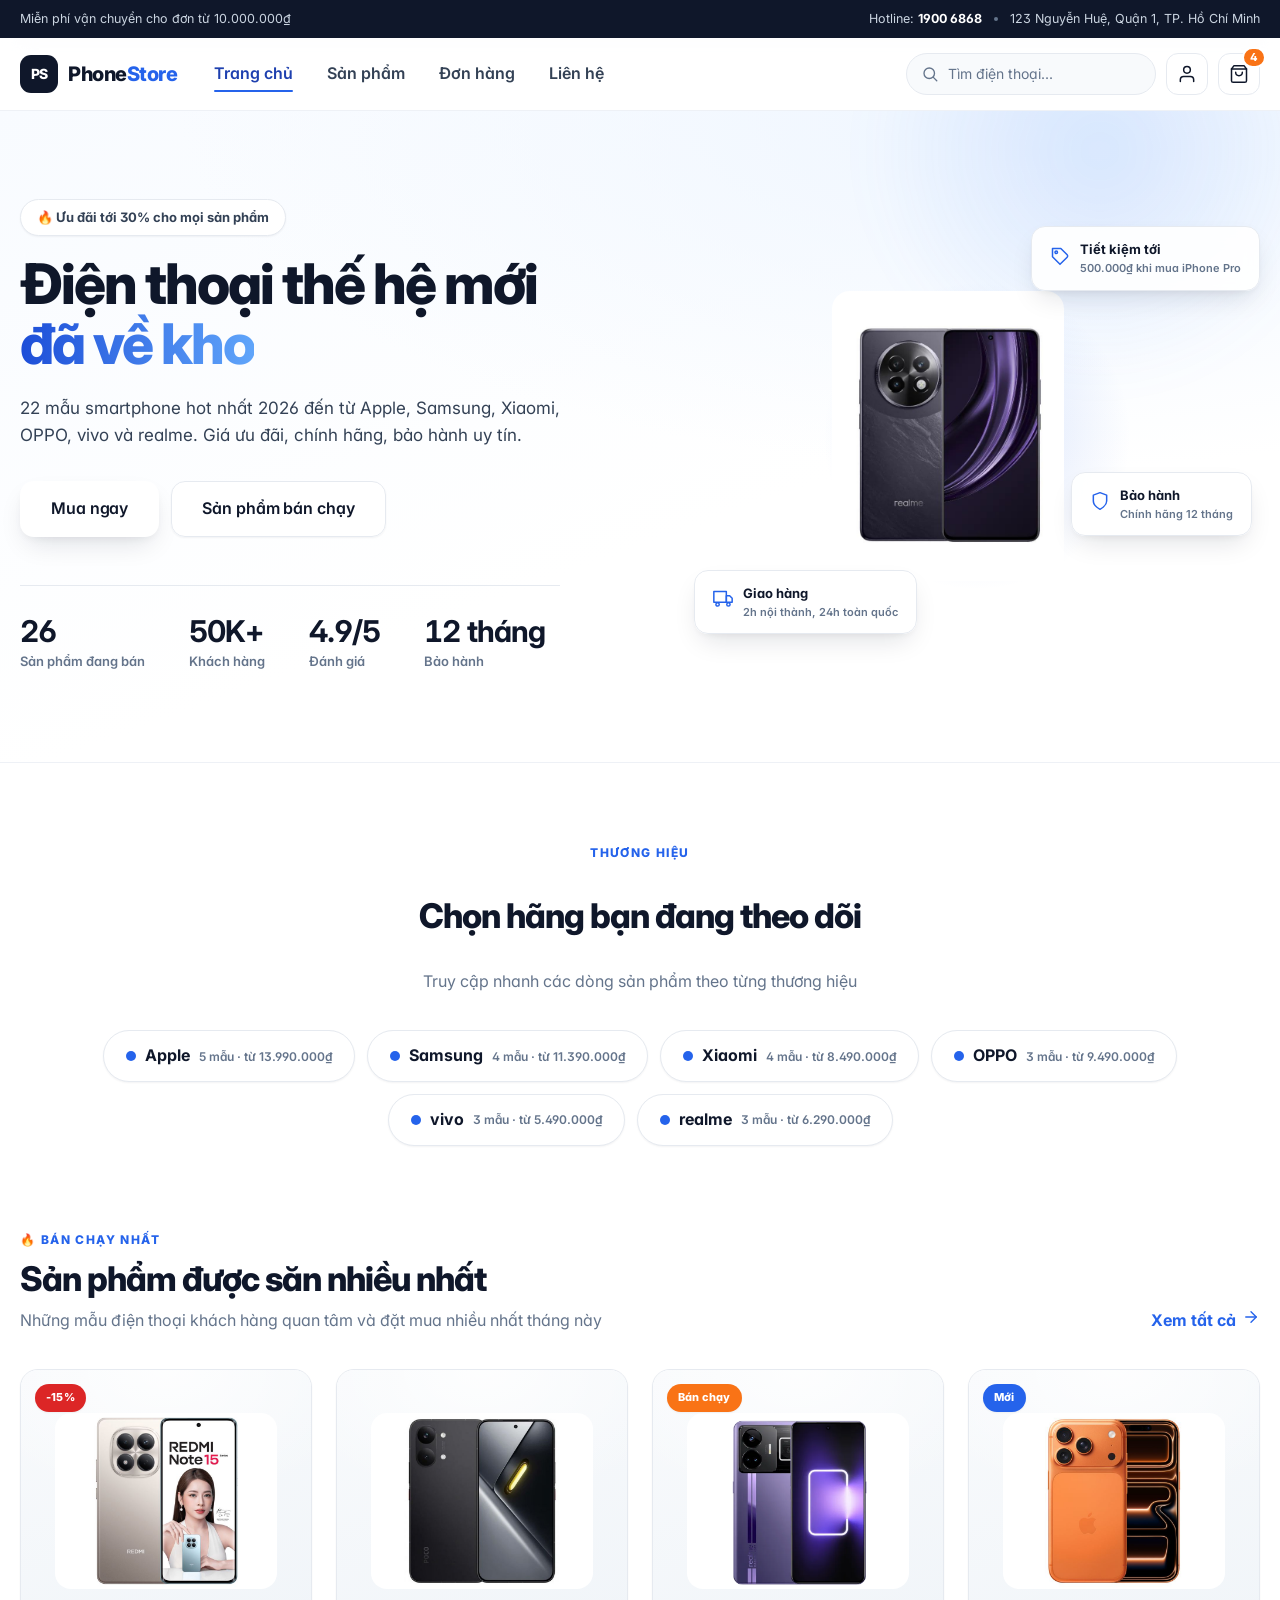
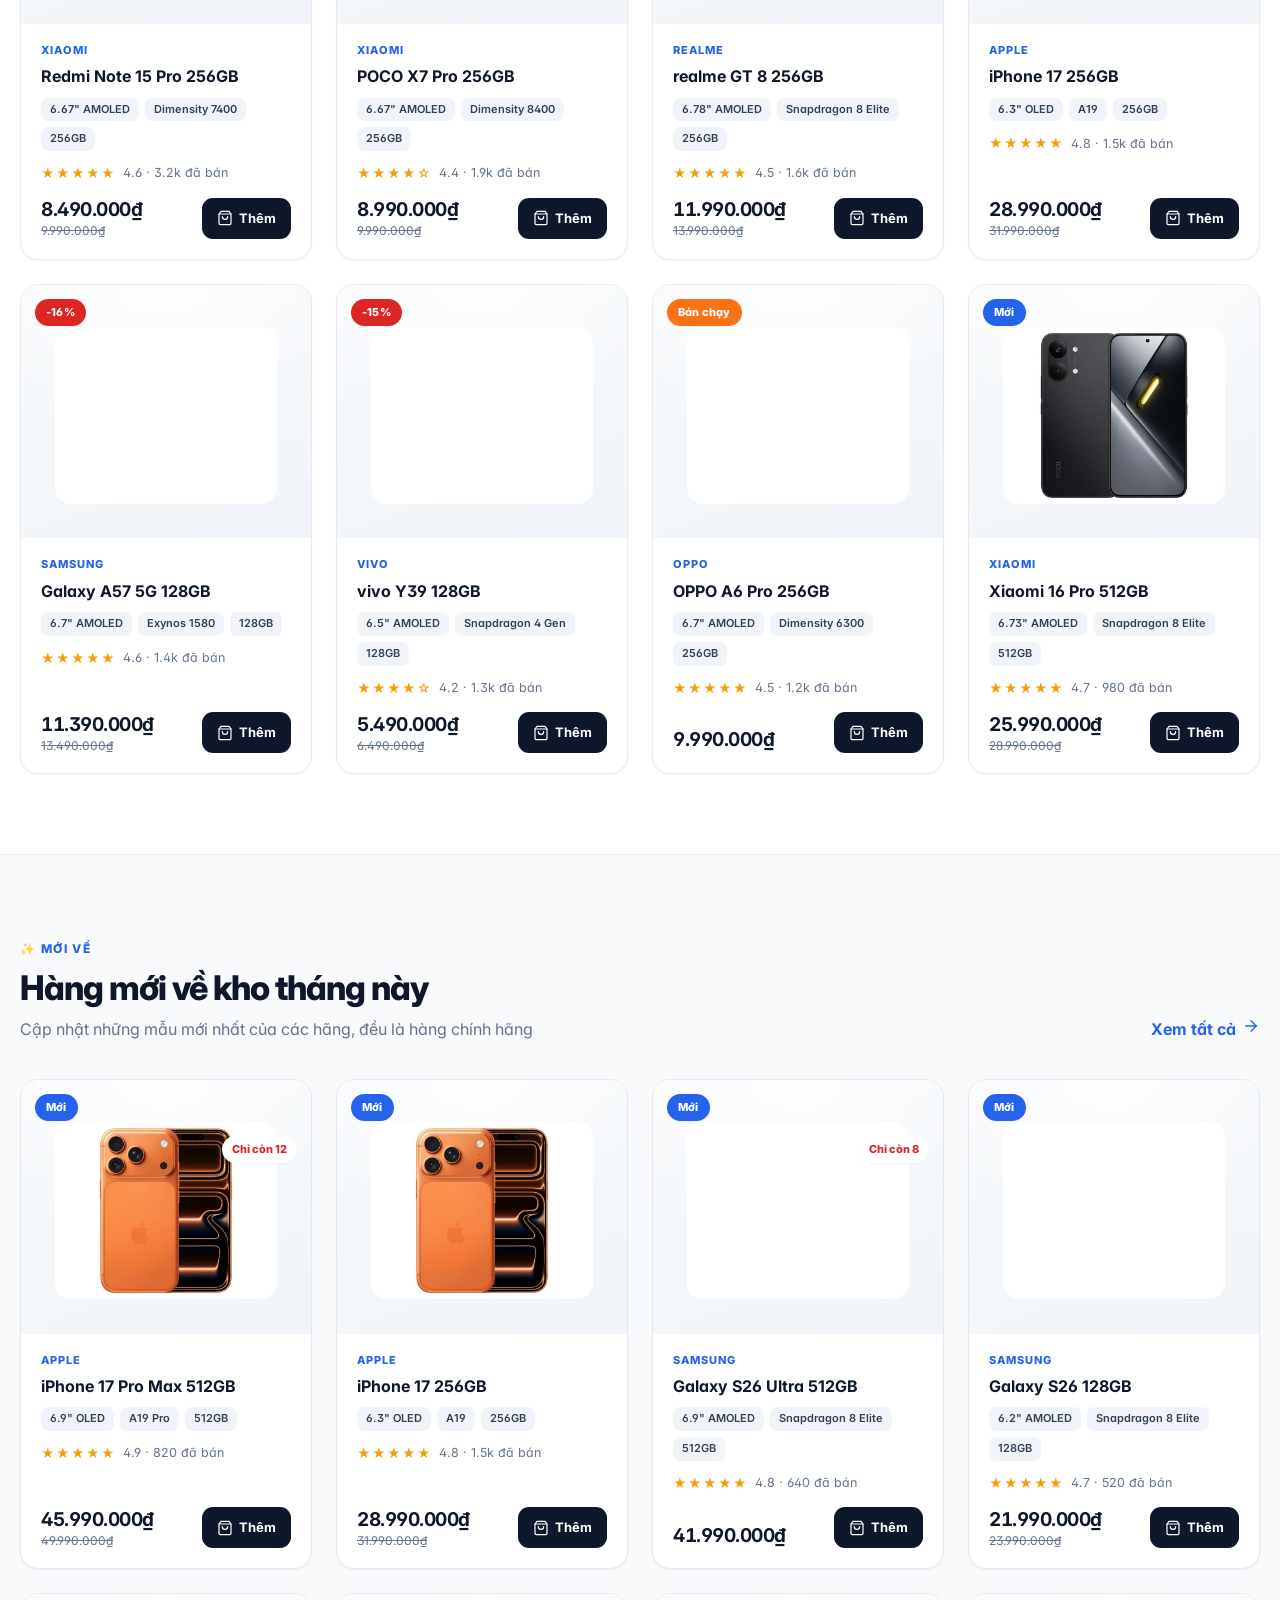
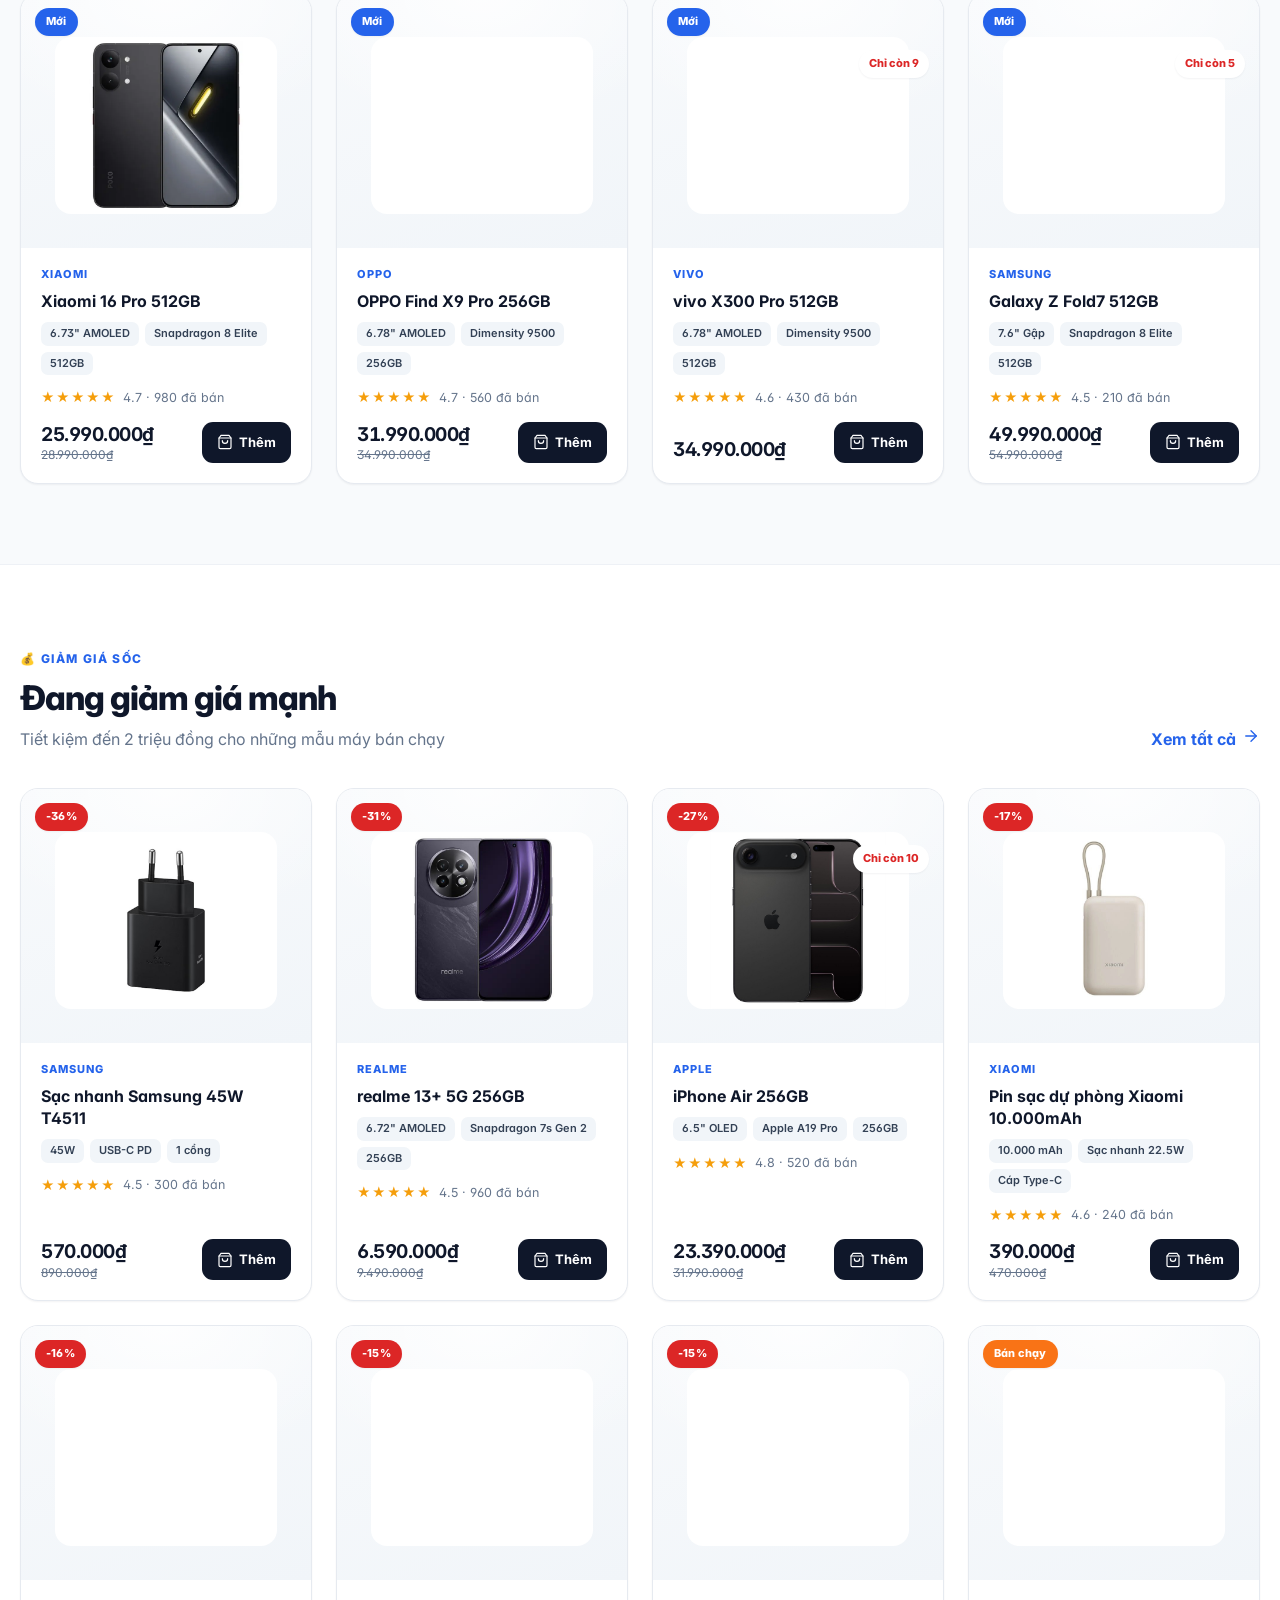
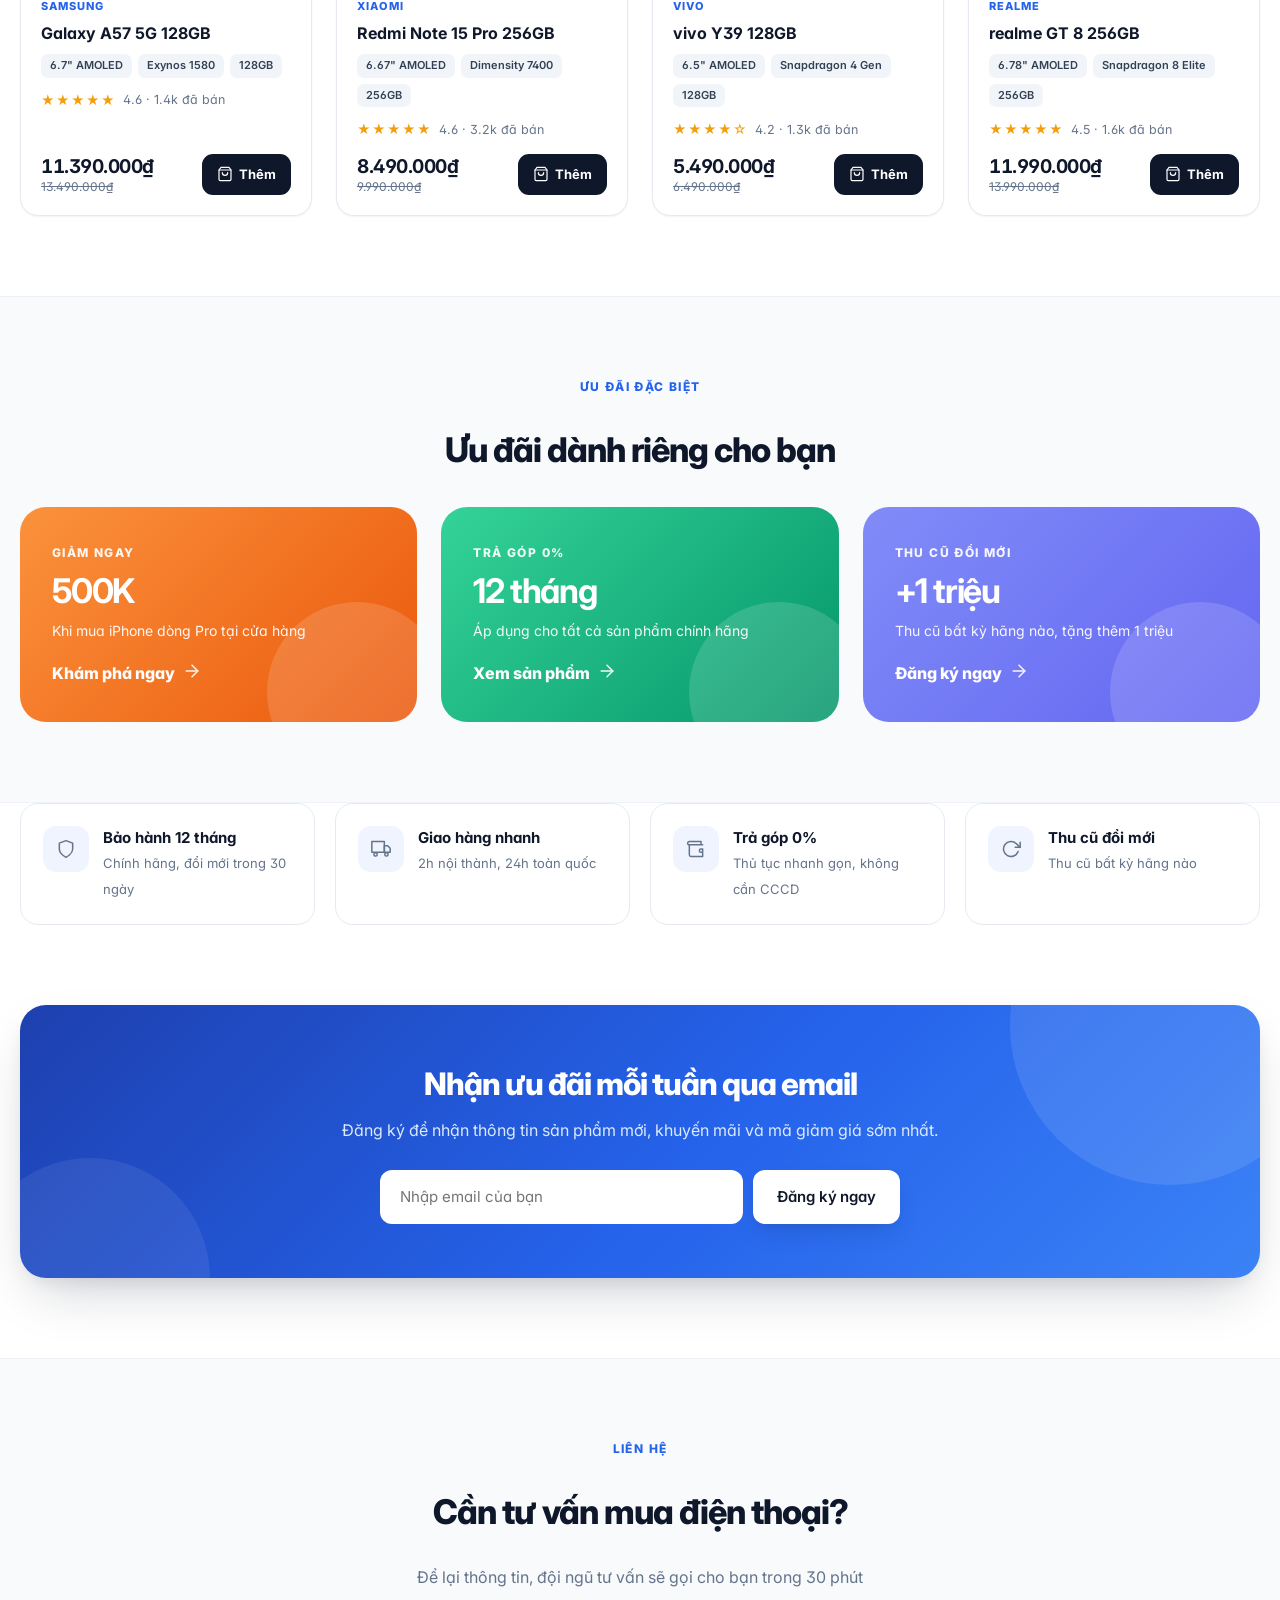
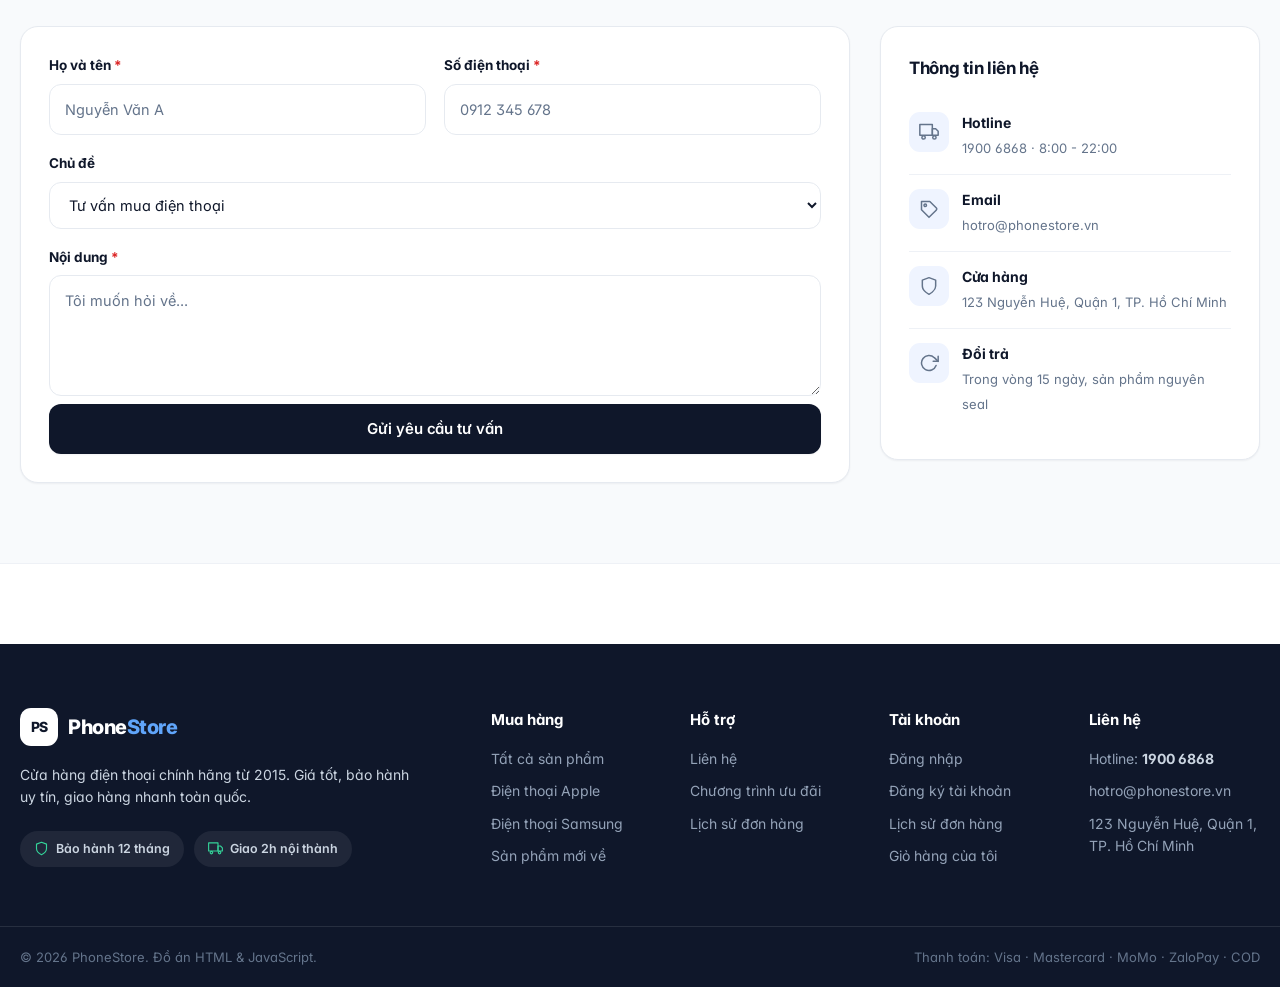
<file: index.html>
<!DOCTYPE html>
<html lang="vi">
<head>
  <meta charset="UTF-8">
  <meta name="viewport" content="width=device-width, initial-scale=1.0">
  <title>PhoneStore - Điện thoại chính hãng, giá tốt</title>
  <meta name="description" content="PhoneStore - cửa hàng điện thoại chính hãng. Giá tốt, bảo hành 12 tháng, giao hàng nhanh toàn quốc.">
  <!-- Bám theo giao diện sáng/tối của hệ điều hành, không lưu lại lựa chọn -->
  <script>document.documentElement.setAttribute("data-theme",matchMedia("(prefers-color-scheme: dark)").matches?"dark":"light")</script>
  <link rel="preconnect" href="https://fonts.googleapis.com">
  <link rel="preconnect" href="https://fonts.gstatic.com" crossorigin>
  <link href="https://fonts.googleapis.com/css2?family=Inter:wght@400;500;600;700;800&display=swap" rel="stylesheet">
  <link rel="stylesheet" href="assets/css/style.css"></head>
<body data-page="home">

  <div id="appHeader"></div>

  <main>
    <!-- ============ HERO ============ -->
    <section class="hero">
      <div class="container hero-inner">
        <div>
          <span class="hero-eyebrow">🔥 Ưu đãi tới 30% cho mọi sản phẩm</span>
          <h1>Điện thoại thế hệ mới<br><span>đã về kho</span></h1>
          <p class="hero-desc"><span id="heroPhoneCount">22</span> mẫu smartphone hot nhất 2026 đến từ Apple, Samsung, Xiaomi, OPPO, vivo và realme. Giá ưu đãi, chính hãng, bảo hành uy tín.</p>
          <div class="hero-btns">
            <a href="products.html" class="btn btn-light btn-lg">Mua ngay</a>
            <a href="#ban-chay" class="btn btn-ghost-light btn-lg">Sản phẩm bán chạy</a>
          </div>
          <div class="hero-stats" id="heroStats"></div>
        </div>
        <div class="hero-visual">
          <div class="hero-glow"></div>
          <div id="heroPhone"></div>
          <div class="float-card float-a">
            <span data-icon="tag"></span>
            <div>Tiết kiệm tới<small>500.000₫ khi mua iPhone Pro</small></div>
          </div>
          <div class="float-card float-b">
            <span data-icon="truck"></span>
            <div>Giao hàng<small>2h nội thành, 24h toàn quốc</small></div>
          </div>
          <div class="float-card float-c">
            <span data-icon="shield"></span>
            <div>Bảo hành<small>Chính hãng 12 tháng</small></div>
          </div>
        </div>
      </div>
    </section>

    <!-- ============ THƯƠNG HIỆU ============ -->
    <section class="section" style="padding-bottom:0">
      <div class="container">
        <div class="section-head center">
          <span class="section-eyebrow">Thương hiệu</span>
          <h2>Chọn hãng bạn đang theo dõi</h2>
          <p>Truy cập nhanh các dòng sản phẩm theo từng thương hiệu</p>
        </div>
        <div class="brand-bar" id="brandBar"></div>
      </div>
    </section>

    <!-- ============ HOT ============ -->
    <section class="section" id="ban-chay">
      <div class="container">
        <div class="section-head">
          <div>
            <span class="section-eyebrow">🔥 Bán chạy nhất</span>
            <h2>Sản phẩm được săn nhiều nhất</h2>
            <p>Những mẫu điện thoại khách hàng quan tâm và đặt mua nhiều nhất tháng này</p>
          </div>
          <a class="section-link" href="products.html">Xem tất cả <span data-icon="arrowRight"></span></a>
        </div>
        <div class="grid grid-4" id="hotGrid"></div>
      </div>
    </section>

    <!-- ============ MỚI VỀ ============ -->
    <section class="section section-soft" id="moi-ve">
      <div class="container">
        <div class="section-head">
          <div>
            <span class="section-eyebrow">✨ Mới về</span>
            <h2>Hàng mới về kho tháng này</h2>
            <p>Cập nhật những mẫu mới nhất của các hãng, đều là hàng chính hãng</p>
          </div>
          <a class="section-link" href="products.html?sort=new">Xem tất cả <span data-icon="arrowRight"></span></a>
        </div>
        <div class="grid grid-4" id="newGrid"></div>
      </div>
    </section>

    <!-- ============ GIẢM GIÁ ============ -->
    <section class="section" id="giam-gia">
      <div class="container">
        <div class="section-head">
          <div>
            <span class="section-eyebrow">💰 Giảm giá sốc</span>
            <h2>Đang giảm giá mạnh</h2>
            <p>Tiết kiệm đến 2 triệu đồng cho những mẫu máy bán chạy</p>
          </div>
          <a class="section-link" href="products.html?sort=discount">Xem tất cả <span data-icon="arrowRight"></span></a>
        </div>
        <div class="grid grid-4" id="saleGrid"></div>
      </div>
    </section>

    <!-- ============ ƯU ĐÃI ============ -->
    <section class="section section-soft" id="uu-dai">
      <div class="container">
        <div class="section-head center">
          <span class="section-eyebrow">Ưu đãi đặc biệt</span>
          <h2>Ưu đãi dành riêng cho bạn</h2>
        </div>
        <div class="promo-grid" id="promoGrid"></div>
      </div>
    </section>

    <!-- ============ TÍNH NĂNG ============ -->
    <section class="section" style="padding-top:0">
      <div class="container feature-row" id="featureRow"></div>
    </section>

    <!-- ============ NEWSLETTER ============ -->
    <section class="section" style="padding-top:0">
      <div class="container">
        <div class="newsletter">
          <h2>Nhận ưu đãi mỗi tuần qua email</h2>
          <p>Đăng ký để nhận thông tin sản phẩm mới, khuyến mãi và mã giảm giá sớm nhất.</p>
          <form class="news-form" id="newsForm" novalidate>
            <input type="email" id="newsEmail" placeholder="Nhập email của bạn" aria-label="Email">
            <button type="submit" class="btn btn-light">Đăng ký ngay</button>
          </form>
        </div>
      </div>
    </section>

    <!-- ============ LIÊN HỆ ============ -->
    <section class="section section-soft" id="lien-he">
      <div class="container">
        <div class="section-head center">
          <span class="section-eyebrow">Liên hệ</span>
          <h2>Cần tư vấn mua điện thoại?</h2>
          <p>Để lại thông tin, đội ngũ tư vấn sẽ gọi cho bạn trong 30 phút</p>
        </div>
        <div class="contact-grid">
          <form class="panel contact-form" id="contactForm" novalidate>
            <div class="form-grid">
              <div class="field">
                <label for="cName">Họ và tên <span class="req">*</span></label>
                <input type="text" id="cName" name="name" placeholder="Nguyễn Văn A">
                <small class="err"></small>
              </div>
              <div class="field">
                <label for="cPhone">Số điện thoại <span class="req">*</span></label>
                <input type="tel" id="cPhone" name="phone" placeholder="0912 345 678">
                <small class="err"></small>
              </div>
              <div class="field full">
                <label for="cSubject">Chủ đề</label>
                <select id="cSubject"></select>
              </div>
              <div class="field full">
                <label for="cMsg">Nội dung <span class="req">*</span></label>
                <textarea id="cMsg" name="message" rows="4" placeholder="Tôi muốn hỏi về..."></textarea>
                <small class="err"></small>
              </div>
            </div>
            <button type="submit" class="btn btn-primary btn-block" style="margin-top:8px">Gửi yêu cầu tư vấn</button>
          </form>

          <div class="panel info-card">
            <h3>Thông tin liên hệ</h3>
            <div id="contactInfo"></div>
          </div>
        </div>
      </div>
    </section>
  </main>

  <div id="appFooter"></div>
  <div class="toast-wrap" id="toastWrap" aria-live="polite" aria-atomic="false"></div>

  <script src="assets/js/data.js"></script>
  <script src="assets/js/auth.js"></script>
  <script src="assets/js/app.js"></script>
  <script src="assets/js/page-home.js"></script>
</body>
</html>
</file>
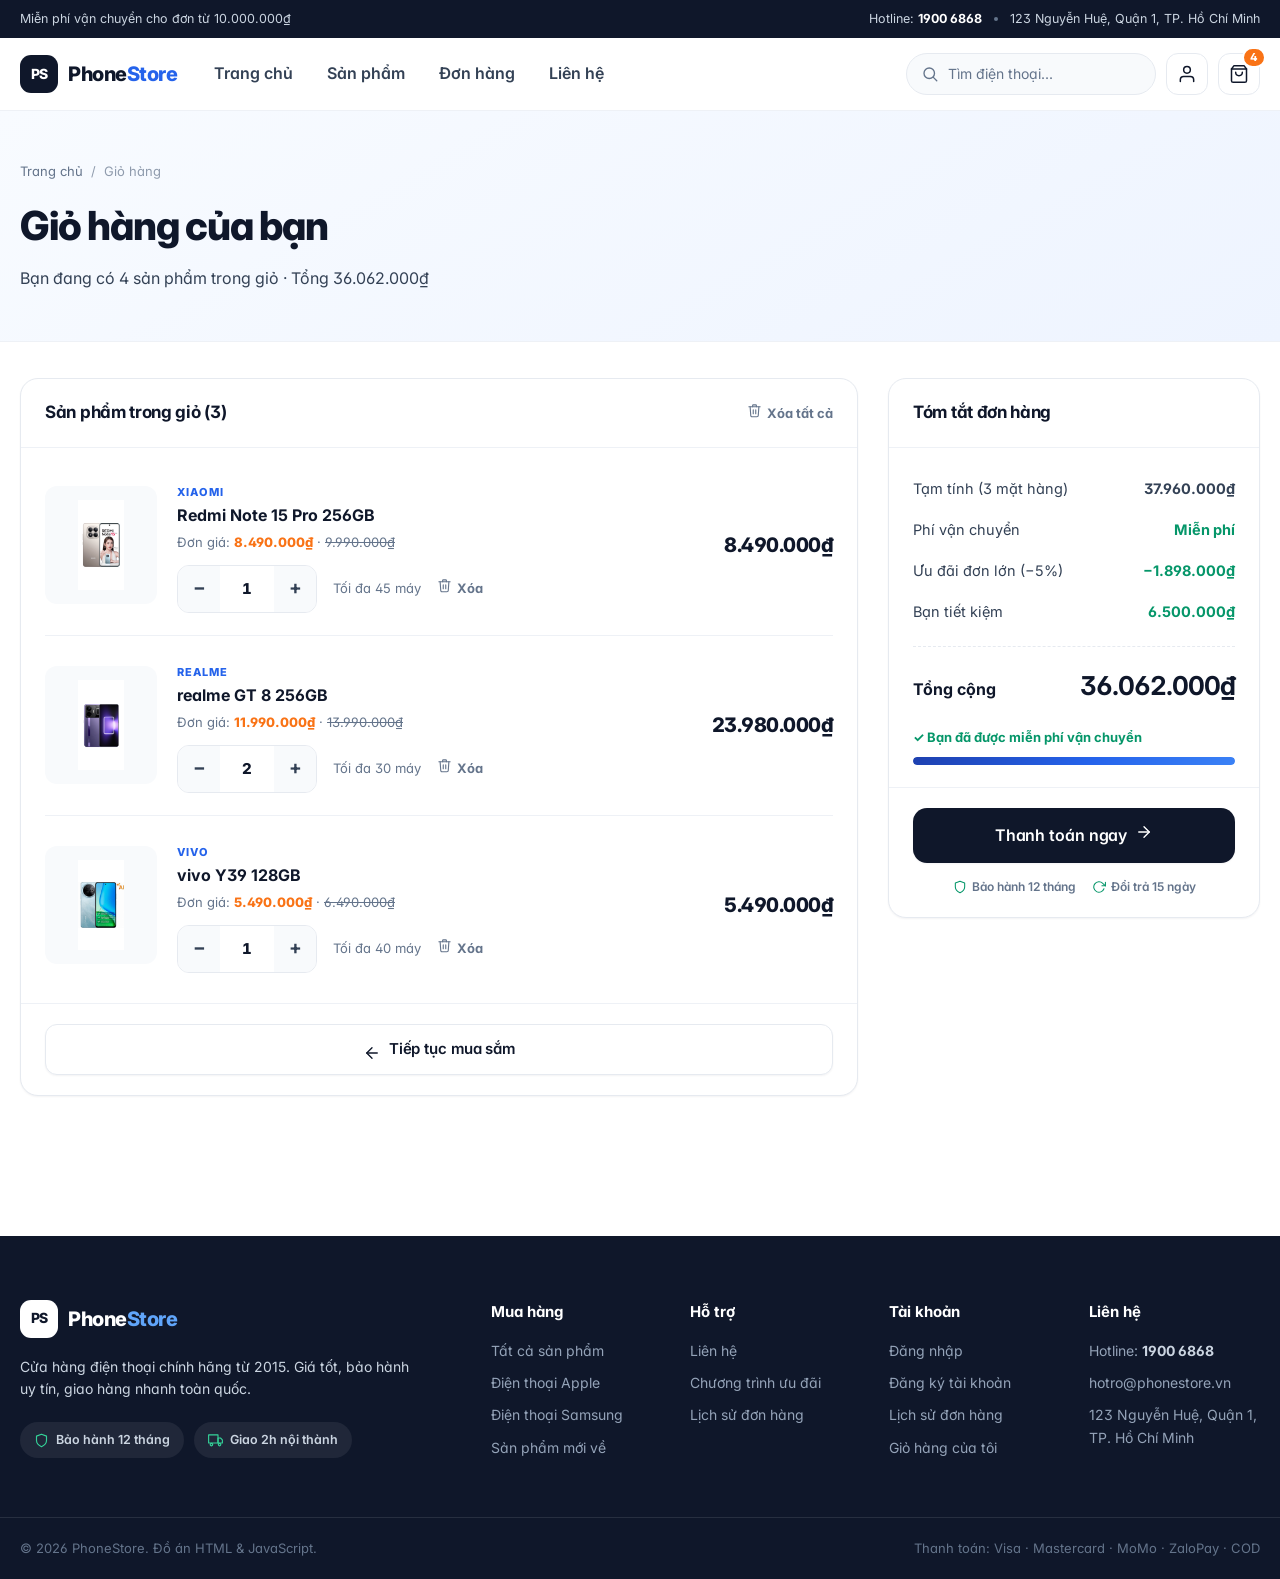
<file: cart.html>
<!DOCTYPE html>
<html lang="vi">
<head>
  <meta charset="UTF-8">
  <meta name="viewport" content="width=device-width, initial-scale=1.0">
  <title>Giỏ hàng - PhoneStore</title>
  <meta name="description" content="Kiểm tra và chỉnh sửa các sản phẩm trong giỏ hàng của bạn.">
  <!-- Bám theo giao diện sáng/tối của hệ điều hành, không lưu lại lựa chọn -->
  <script>document.documentElement.setAttribute("data-theme",matchMedia("(prefers-color-scheme: dark)").matches?"dark":"light")</script>
  <link rel="preconnect" href="https://fonts.googleapis.com">
  <link rel="preconnect" href="https://fonts.gstatic.com" crossorigin>
  <link href="https://fonts.googleapis.com/css2?family=Inter:wght@400;500;600;700;800&display=swap" rel="stylesheet">
  <link rel="stylesheet" href="assets/css/style.css"></head>
<body data-page="cart">

  <div id="appHeader"></div>

  <main>
    <section class="page-head">
      <div class="container">
        <div class="breadcrumb">
          <a href="index.html">Trang chủ</a><span>/</span><span>Giỏ hàng</span>
        </div>
        <h1>Giỏ hàng của bạn</h1>
        <p id="cartSubtitle">Kiểm tra lại các sản phẩm trước khi thanh toán.</p>
      </div>
    </section>

    <section class="section" style="padding:36px 0 60px">
      <div class="container">
        <div id="cartRoot"></div>
      </div>
    </section>
  </main>

  <div id="appFooter"></div>
  <div class="toast-wrap" id="toastWrap" aria-live="polite" aria-atomic="false"></div>

  <script src="assets/js/data.js"></script>
  <script src="assets/js/auth.js"></script>
  <script src="assets/js/app.js"></script>
  <script src="assets/js/page-cart.js"></script>
</body>
</html>
</file>
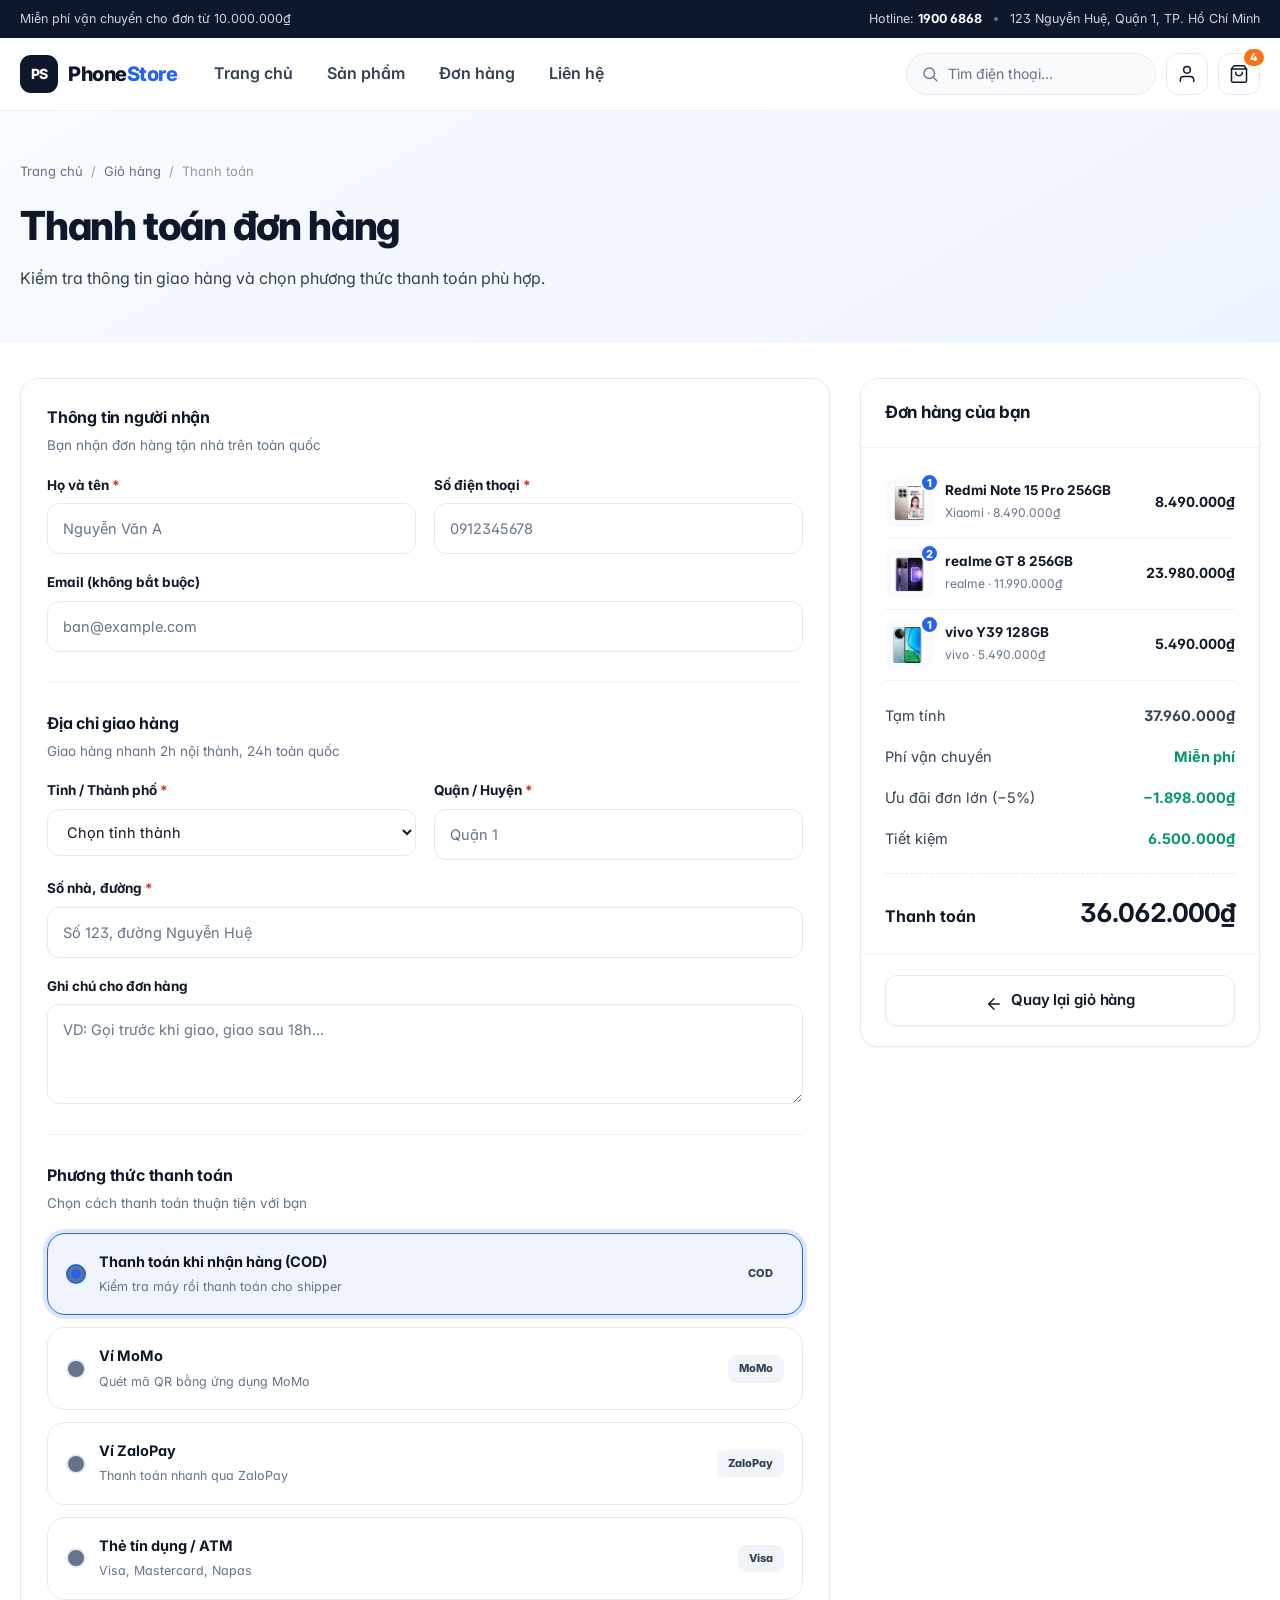
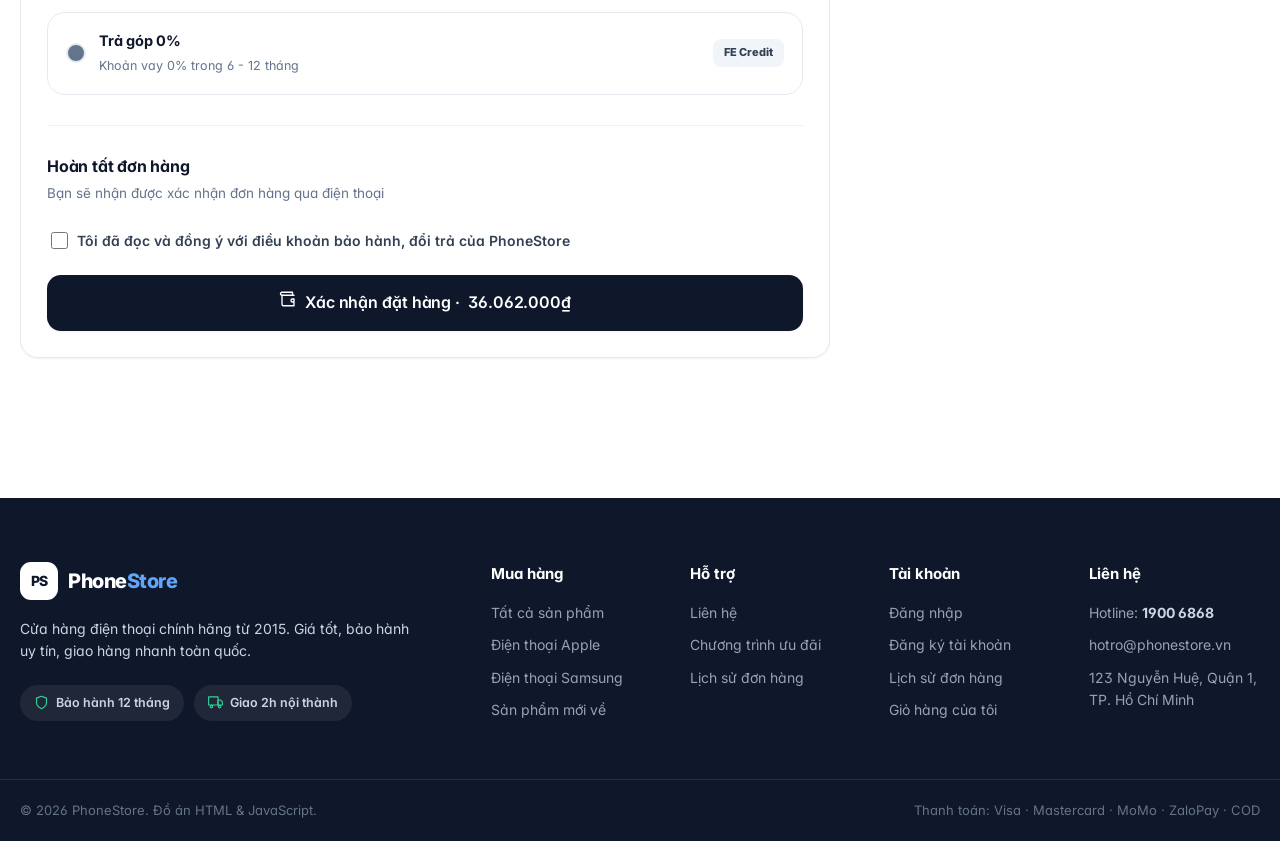
<file: checkout.html>
<!DOCTYPE html>
<html lang="vi">
<head>
  <meta charset="UTF-8">
  <meta name="viewport" content="width=device-width, initial-scale=1.0">
  <title>Thanh toán - PhoneStore</title>
  <meta name="description" content="Hoàn tất đặt hàng với các phương thức thanh toán COD, MoMo, ZaloPay và trả góp 0%.">
  <!-- Bám theo giao diện sáng/tối của hệ điều hành, không lưu lại lựa chọn -->
  <script>document.documentElement.setAttribute("data-theme",matchMedia("(prefers-color-scheme: dark)").matches?"dark":"light")</script>
  <link rel="preconnect" href="https://fonts.googleapis.com">
  <link rel="preconnect" href="https://fonts.gstatic.com" crossorigin>
  <link href="https://fonts.googleapis.com/css2?family=Inter:wght@400;500;600;700;800&display=swap" rel="stylesheet">
  <link rel="stylesheet" href="assets/css/style.css"></head>
<body data-page="checkout">

  <div id="appHeader"></div>

  <main>
    <section class="page-head">
      <div class="container">
        <div class="breadcrumb">
          <a href="index.html">Trang chủ</a><span>/</span>
          <a href="cart.html">Giỏ hàng</a><span>/</span>
          <span>Thanh toán</span>
        </div>
        <h1>Thanh toán đơn hàng</h1>
        <p>Kiểm tra thông tin giao hàng và chọn phương thức thanh toán phù hợp.</p>
      </div>
    </section>

    <section class="section" style="padding:36px 0 60px">
      <div class="container">
        <div id="checkoutRoot"></div>
      </div>
    </section>
  </main>

  <div id="appFooter"></div>
  <div class="toast-wrap" id="toastWrap" aria-live="polite" aria-atomic="false"></div>

  <script src="assets/js/data.js"></script>
  <script src="assets/js/auth.js"></script>
  <script src="assets/js/app.js"></script>
  <script src="assets/js/page-checkout.js"></script>
</body>
</html>
</file>
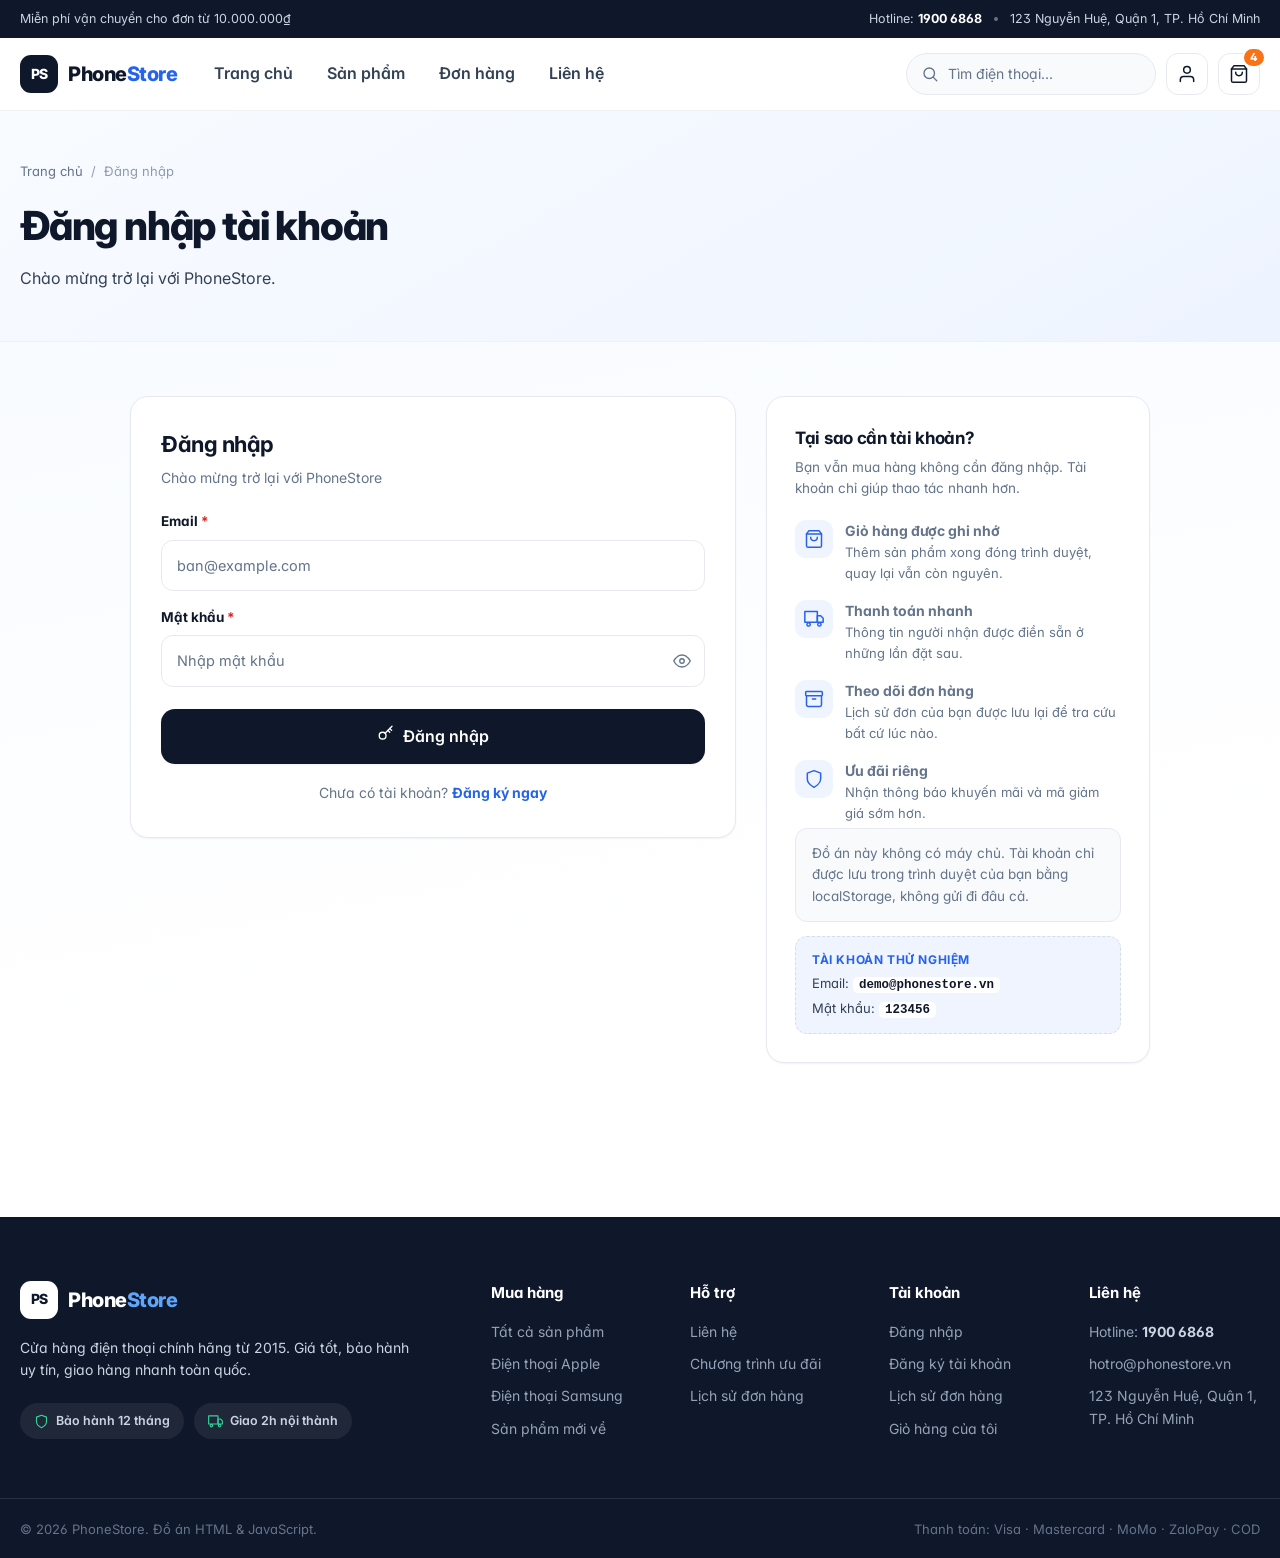
<file: login.html>
<!DOCTYPE html>
<html lang="vi">
<head>
  <meta charset="UTF-8">
  <meta name="viewport" content="width=device-width, initial-scale=1.0">
  <title>Đăng nhập - PhoneStore</title>
  <meta name="description" content="Đăng nhập tài khoản PhoneStore để xem giỏ hàng, theo dõi đơn hàng và nhận ưu đãi riêng.">
  <!-- Bám theo giao diện sáng/tối của hệ điều hành, không lưu lại lựa chọn -->
  <script>document.documentElement.setAttribute("data-theme",matchMedia("(prefers-color-scheme: dark)").matches?"dark":"light")</script>
  <link rel="preconnect" href="https://fonts.googleapis.com">
  <link rel="preconnect" href="https://fonts.gstatic.com" crossorigin>
  <link href="https://fonts.googleapis.com/css2?family=Inter:wght@400;500;600;700;800&display=swap" rel="stylesheet">
  <link rel="stylesheet" href="assets/css/style.css"></head>
<body data-page="login">

  <div id="appHeader"></div>

  <main>
    <section class="page-head">
      <div class="container">
        <div class="breadcrumb">
          <a href="index.html">Trang chủ</a><span>/</span><span>Đăng nhập</span>
        </div>
        <h1 id="authPageTitle">Đăng nhập tài khoản</h1>
        <p id="authPageSub">Chào mừng trở lại với PhoneStore.</p>
      </div>
    </section>

    <section class="auth-main">
      <div class="container">
        <div class="auth-wrap">

          <div class="panel">
            <div id="authRoot" role="region" aria-labelledby="authPageTitle"></div>
          </div>

          <aside class="panel auth-side">
            <h3>Tại sao cần tài khoản?</h3>
            <p>Bạn vẫn mua hàng không cần đăng nhập. Tài khoản chỉ giúp thao tác nhanh hơn.</p>

            <ul class="auth-perks">
              <li class="auth-perk">
                <span class="ico" data-icon="cart"></span>
                <span>
                  <strong>Giỏ hàng được ghi nhớ</strong>
                  <span>Thêm sản phẩm xong đóng trình duyệt, quay lại vẫn còn nguyên.</span>
                </span>
              </li>
              <li class="auth-perk">
                <span class="ico" data-icon="truck"></span>
                <span>
                  <strong>Thanh toán nhanh</strong>
                  <span>Thông tin người nhận được điền sẵn ở những lần đặt sau.</span>
                </span>
              </li>
              <li class="auth-perk">
                <span class="ico" data-icon="box"></span>
                <span>
                  <strong>Theo dõi đơn hàng</strong>
                  <span>Lịch sử đơn của bạn được lưu lại để tra cứu bất cứ lúc nào.</span>
                </span>
              </li>
              <li class="auth-perk">
                <span class="ico" data-icon="shield"></span>
                <span>
                  <strong>Ưu đãi riêng</strong>
                  <span>Nhận thông báo khuyến mãi và mã giảm giá sớm hơn.</span>
                </span>
              </li>
            </ul>

            <p class="auth-note">
              Đồ án này không có máy chủ. Tài khoản chỉ được lưu trong trình duyệt
              của bạn bằng localStorage, không gửi đi đâu cả.
            </p>

            <div class="auth-demo">
              <strong>Tài khoản thử nghiệm</strong>
              <span>Email: <code>demo@phonestore.vn</code></span>
              <span>Mật khẩu: <code>123456</code></span>
            </div>
          </aside>

        </div>
      </div>
    </section>
  </main>

  <div id="appFooter"></div>
  <div class="toast-wrap" id="toastWrap" aria-live="polite" aria-atomic="false"></div>

  <script src="assets/js/data.js"></script>
  <script src="assets/js/auth.js"></script>
  <script src="assets/js/app.js"></script>
  <script src="assets/js/page-login.js"></script>
</body>
</html>
</file>
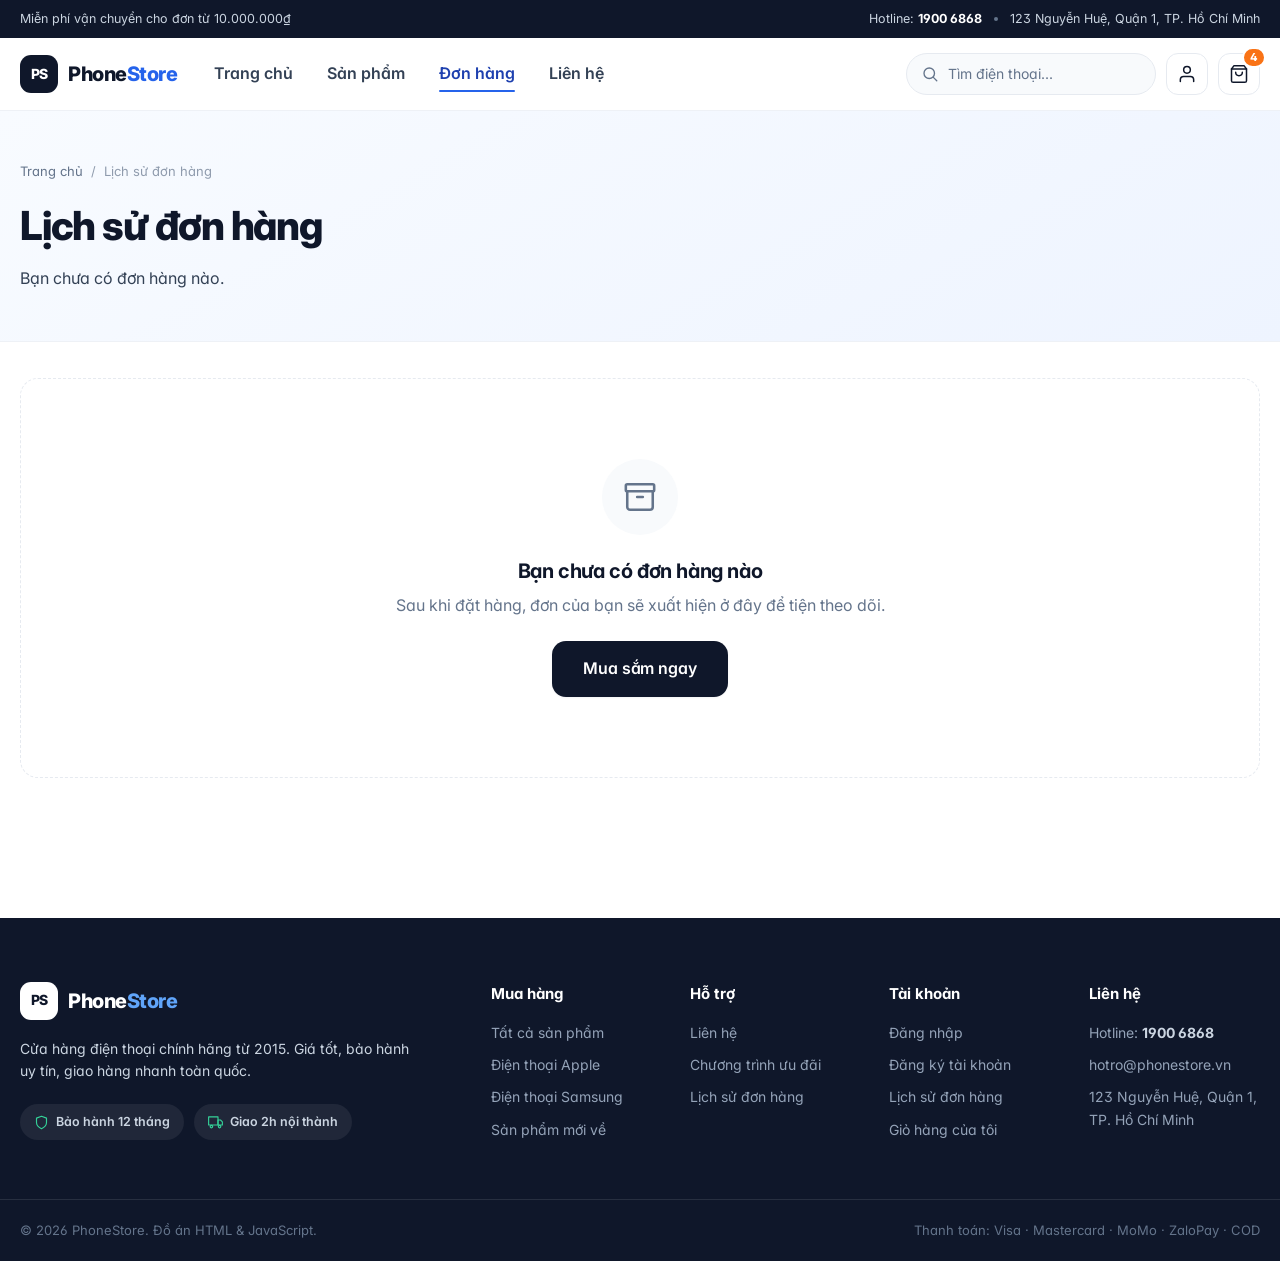
<file: orders.html>
<!DOCTYPE html>
<html lang="vi">
<head>
  <meta charset="UTF-8">
  <meta name="viewport" content="width=device-width, initial-scale=1.0">
  <title>Lịch sử đơn hàng - PhoneStore</title>
  <meta name="description" content="Theo dõi các đơn hàng bạn đã đặt tại PhoneStore.">
  <!-- Bám theo giao diện sáng/tối của hệ điều hành, không lưu lại lựa chọn -->
  <script>document.documentElement.setAttribute("data-theme",matchMedia("(prefers-color-scheme: dark)").matches?"dark":"light")</script>
  <link rel="preconnect" href="https://fonts.googleapis.com">
  <link rel="preconnect" href="https://fonts.gstatic.com" crossorigin>
  <link href="https://fonts.googleapis.com/css2?family=Inter:wght@400;500;600;700;800&display=swap" rel="stylesheet">
  <link rel="stylesheet" href="assets/css/style.css"></head>
<body data-page="orders">

  <div id="appHeader"></div>

  <main>
    <section class="page-head">
      <div class="container">
        <div class="breadcrumb">
          <a href="index.html">Trang chủ</a><span>/</span><span>Lịch sử đơn hàng</span>
        </div>
        <h1>Lịch sử đơn hàng</h1>
        <p id="ordersSubtitle">Theo dõi các đơn hàng bạn đã đặt.</p>
      </div>
    </section>

    <section class="section" style="padding:36px 0 60px">
      <div class="container">
        <div id="ordersRoot"></div>
      </div>
    </section>
  </main>

  <div id="appFooter"></div>
  <div class="toast-wrap" id="toastWrap" aria-live="polite" aria-atomic="false"></div>

  <script src="assets/js/data.js"></script>
  <script src="assets/js/auth.js"></script>
  <script src="assets/js/app.js"></script>
  <script src="assets/js/page-orders.js"></script>
</body>
</html>
</file>
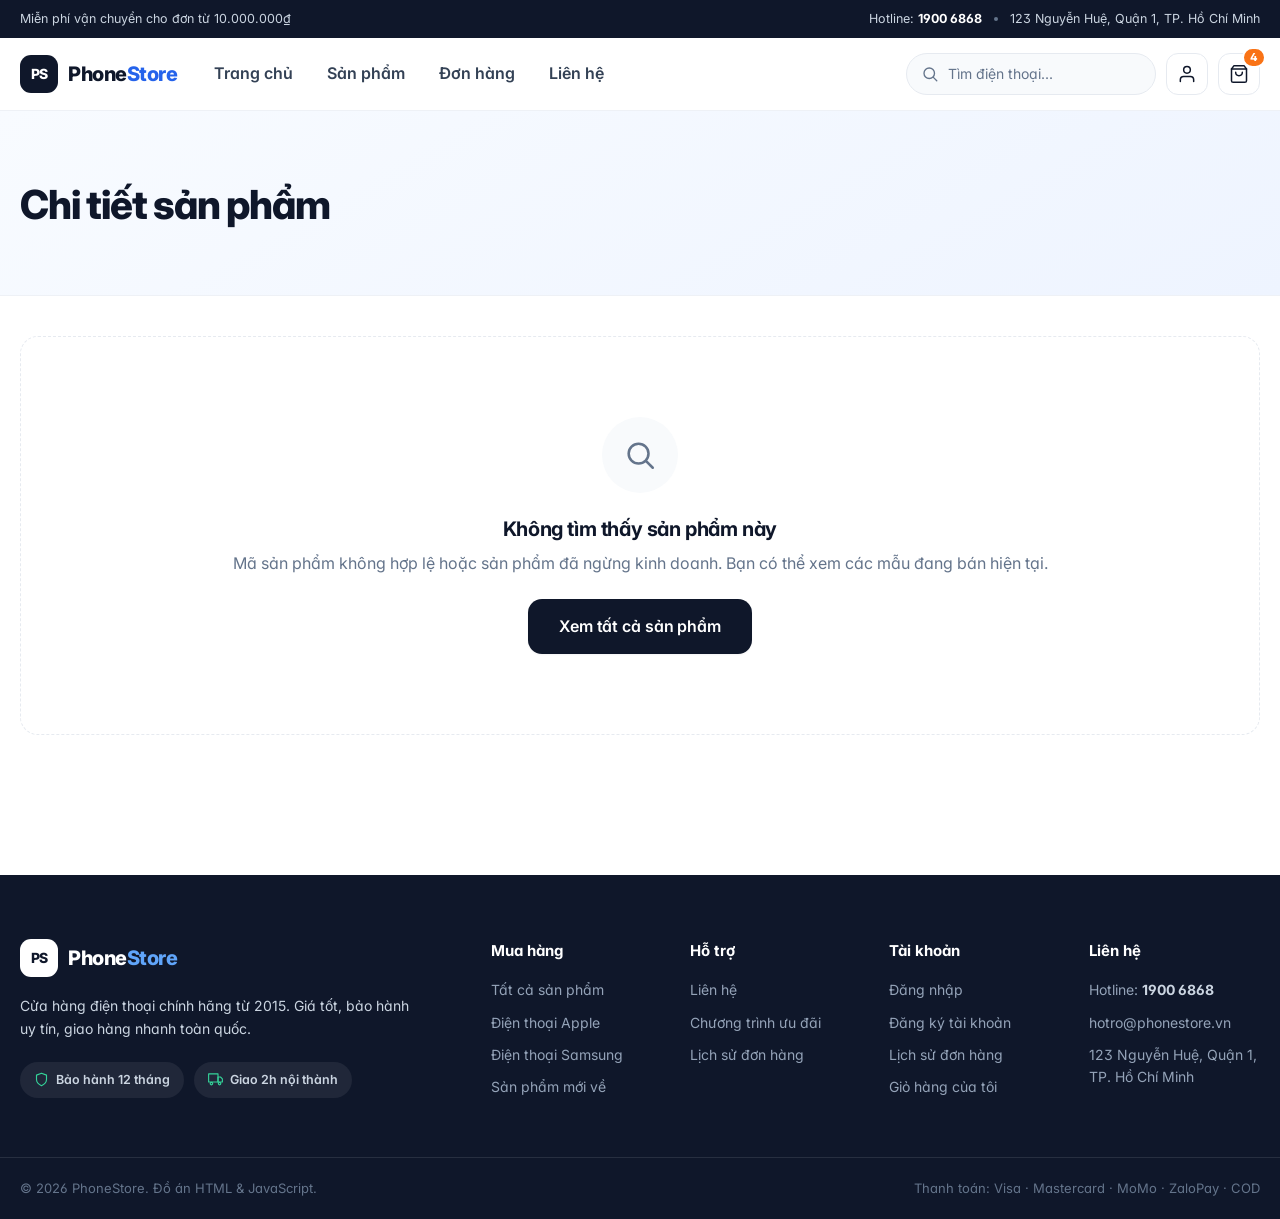
<file: product.html>
<!DOCTYPE html>
<html lang="vi">
<head>
  <meta charset="UTF-8">
  <meta name="viewport" content="width=device-width, initial-scale=1.0">
  <title>Chi tiết sản phẩm - PhoneStore</title>
  <meta name="description" content="Thông số kỹ thuật, giá bán và đánh giá chi tiết sản phẩm tại PhoneStore.">
  <!-- Bám theo giao diện sáng/tối của hệ điều hành, không lưu lại lựa chọn -->
  <script>document.documentElement.setAttribute("data-theme",matchMedia("(prefers-color-scheme: dark)").matches?"dark":"light")</script>
  <link rel="preconnect" href="https://fonts.googleapis.com">
  <link rel="preconnect" href="https://fonts.gstatic.com" crossorigin>
  <link href="https://fonts.googleapis.com/css2?family=Inter:wght@400;500;600;700;800&display=swap" rel="stylesheet">
  <link rel="stylesheet" href="assets/css/style.css"></head>
<body data-page="product">

  <div id="appHeader"></div>

  <main>
    <section class="page-head">
      <div class="container">
        <div class="breadcrumb" id="breadcrumb"></div>
        <h1 id="detailName">Chi tiết sản phẩm</h1>
        <p id="detailBrandLine"></p>
      </div>
    </section>

    <section class="section" style="padding:40px 0 60px">
      <div class="container" id="detailRoot"></div>
    </section>

    <section class="section section-soft" id="relatedBlock" hidden>
      <div class="container">
        <div class="section-head">
          <div>
            <span class="section-eyebrow">Gợi ý cho bạn</span>
            <h2>Sản phẩm cùng loại</h2>
            <p>Những mẫu điện thoại khác có thể bạn cũng quan tâm</p>
          </div>
          <a class="section-link" href="products.html">Xem tất cả <span data-icon="arrowRight"></span></a>
        </div>
        <div class="grid grid-4" id="relatedGrid"></div>
      </div>
    </section>
  </main>

  <div id="appFooter"></div>
  <div class="toast-wrap" id="toastWrap" aria-live="polite" aria-atomic="false"></div>

  <script src="assets/js/data.js"></script>
  <script src="assets/js/auth.js"></script>
  <script src="assets/js/app.js"></script>
  <script src="assets/js/page-product.js"></script>
</body>
</html>
</file>
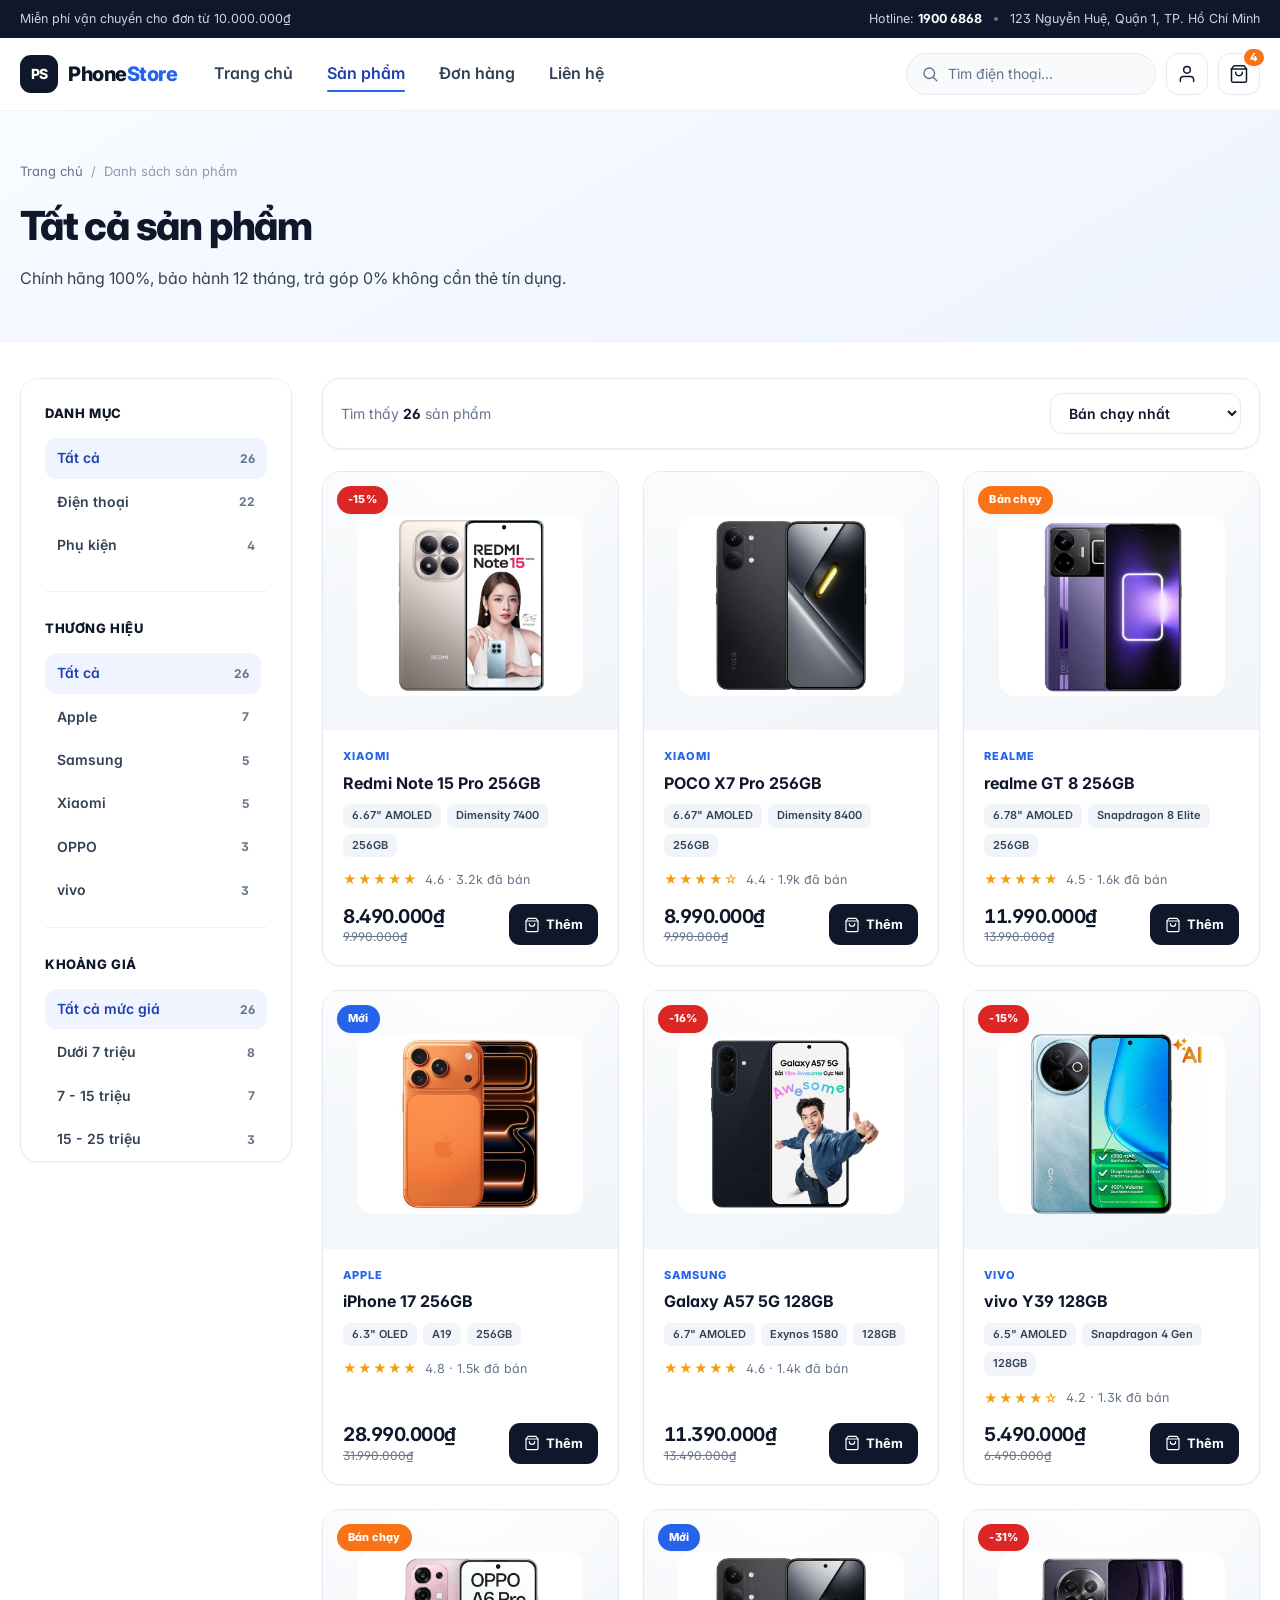
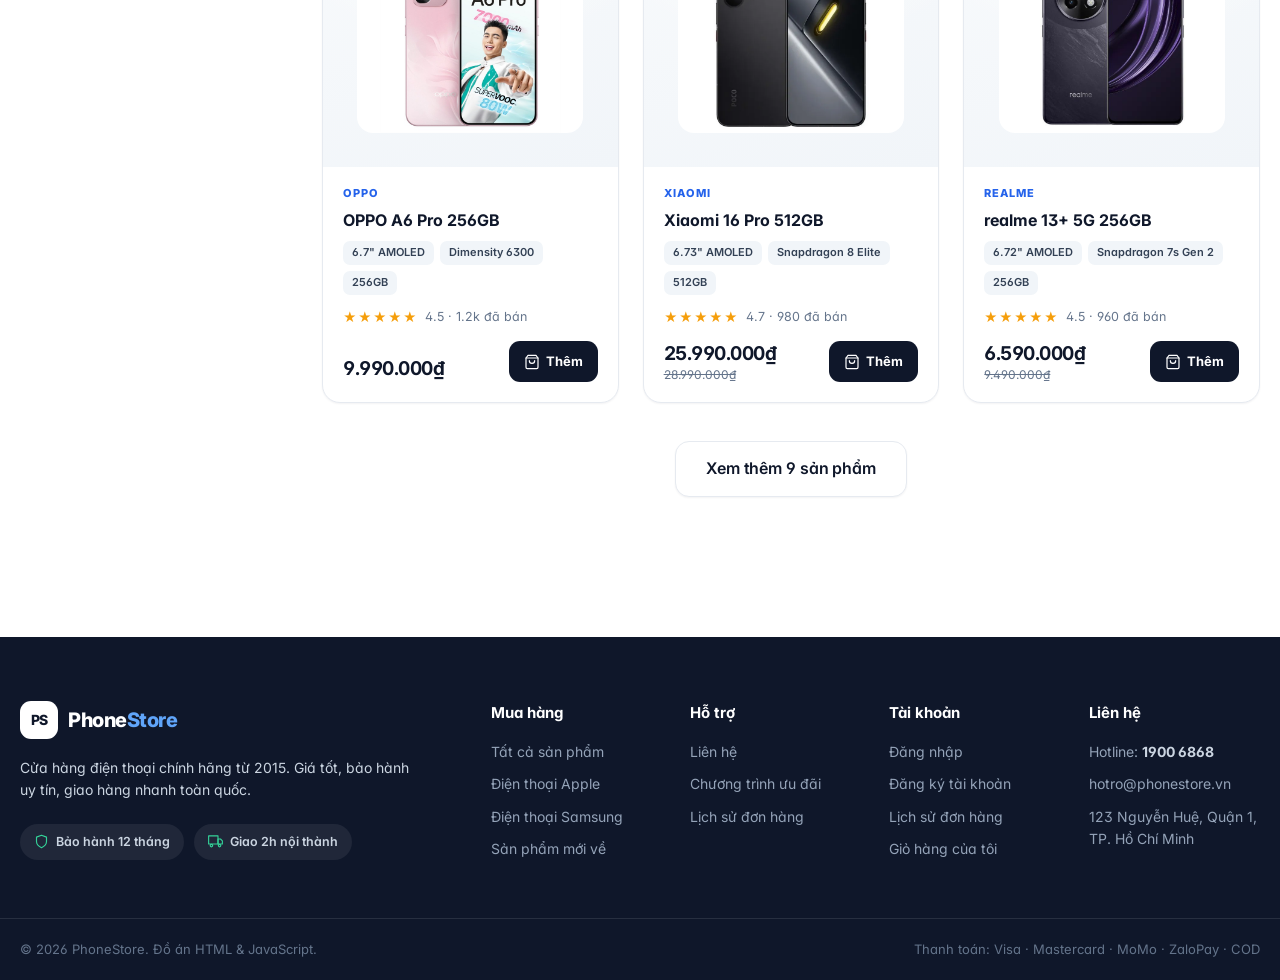
<file: products.html>
<!DOCTYPE html>
<html lang="vi">
<head>
  <meta charset="UTF-8">
  <meta name="viewport" content="width=device-width, initial-scale=1.0">
  <title>Danh sách sản phẩm - PhoneStore</title>
  <meta name="description" content="Danh sách điện thoại chính hãng Apple, Samsung, Xiaomi, OPPO, vivo, realme. Lọc theo hãng, giá và đặc điểm.">
  <!-- Bám theo giao diện sáng/tối của hệ điều hành, không lưu lại lựa chọn -->
  <script>document.documentElement.setAttribute("data-theme",matchMedia("(prefers-color-scheme: dark)").matches?"dark":"light")</script>
  <link rel="preconnect" href="https://fonts.googleapis.com">
  <link rel="preconnect" href="https://fonts.gstatic.com" crossorigin>
  <link href="https://fonts.googleapis.com/css2?family=Inter:wght@400;500;600;700;800&display=swap" rel="stylesheet">
  <link rel="stylesheet" href="assets/css/style.css"></head>
<body data-page="products">

  <div id="appHeader"></div>

  <main>
    <section class="page-head">
      <div class="container">
        <div class="breadcrumb">
          <a href="index.html">Trang chủ</a><span>/</span><span>Danh sách sản phẩm</span>
        </div>
        <h1 id="pageTitle">Tất cả sản phẩm</h1>
        <p id="pageSub">Chính hãng 100%, bảo hành 12 tháng, trả góp 0% không cần thẻ tín dụng.</p>
      </div>
    </section>

    <section class="section" style="padding:36px 0 60px">
      <div class="container shop-layout">

        <!-- ===== SIDEBAR ===== -->
        <aside class="sidebar" id="sidebar">
          <div class="sidebar-head">
            <strong>Bộ lọc sản phẩm</strong>
            <button class="icon-btn" id="closeSidebar" type="button" aria-label="Đóng bộ lọc"><span data-icon="close"></span></button>
          </div>

          <div class="side-block">
            <div class="side-title">Danh mục</div>
            <div class="side-list" id="sideCats"></div>
          </div>

          <div class="side-block">
            <div class="side-title">Thương hiệu</div>
            <div class="side-list side-scroll" id="sideBrands"></div>
          </div>

          <div class="side-block">
            <div class="side-title">Khoảng giá</div>
            <div class="side-list" id="sidePrices"></div>
          </div>

          <div class="side-block">
            <div class="side-title">Đặc điểm</div>
            <div id="sideFlags"></div>
          </div>

          <div class="side-block">
            <button class="btn btn-outline btn-block btn-sm" id="resetAll" type="button">Xóa tất cả bộ lọc</button>
          </div>

          <div class="sidebar-foot">
            <button class="btn btn-primary btn-block" id="applyFilter" type="button">Xem <span id="sidebarCount">0</span> sản phẩm</button>
          </div>
        </aside>

        <!-- ===== DANH SÁCH ===== -->
        <div>
          <div class="shop-bar">
            <div class="shop-bar-main">
              <button class="btn btn-outline filter-toggle" id="filterToggle" type="button">
                <span data-icon="filter"></span> Bộ lọc
                <span class="filter-count" id="filterCount" hidden>0</span>
              </button>
              <div>
                <span class="count">Tìm thấy <strong id="resultCount">0</strong> sản phẩm</span>
                <div class="chips" id="activeChips"></div>
              </div>
            </div>
            <div><select class="select" id="sortSelect" aria-label="Sắp xếp"></select></div>
          </div>

          <div class="grid" id="productGrid"></div>

          <div class="load-more" id="loadMoreWrap">
            <button class="btn btn-outline btn-lg" id="loadMore" type="button">Xem thêm</button>
          </div>

          <div class="empty-state" id="emptyState" hidden>
            <div class="ico" data-icon="search"></div>
            <h3>Không tìm thấy sản phẩm phù hợp</h3>
            <p>Thử xóa bớt bộ lọc hoặc tìm kiếm với từ khóa khác.</p>
            <button class="btn btn-primary" id="resetEmpty" type="button">Xóa tất cả bộ lọc</button>
          </div>
        </div>

      </div>
    </section>
  </main>

  <div id="appFooter"></div>
  <div class="toast-wrap" id="toastWrap" aria-live="polite" aria-atomic="false"></div>

  <script src="assets/js/data.js"></script>
  <script src="assets/js/auth.js"></script>
  <script src="assets/js/app.js"></script>
  <script src="assets/js/page-products.js"></script>
</body>
</html>
</file>
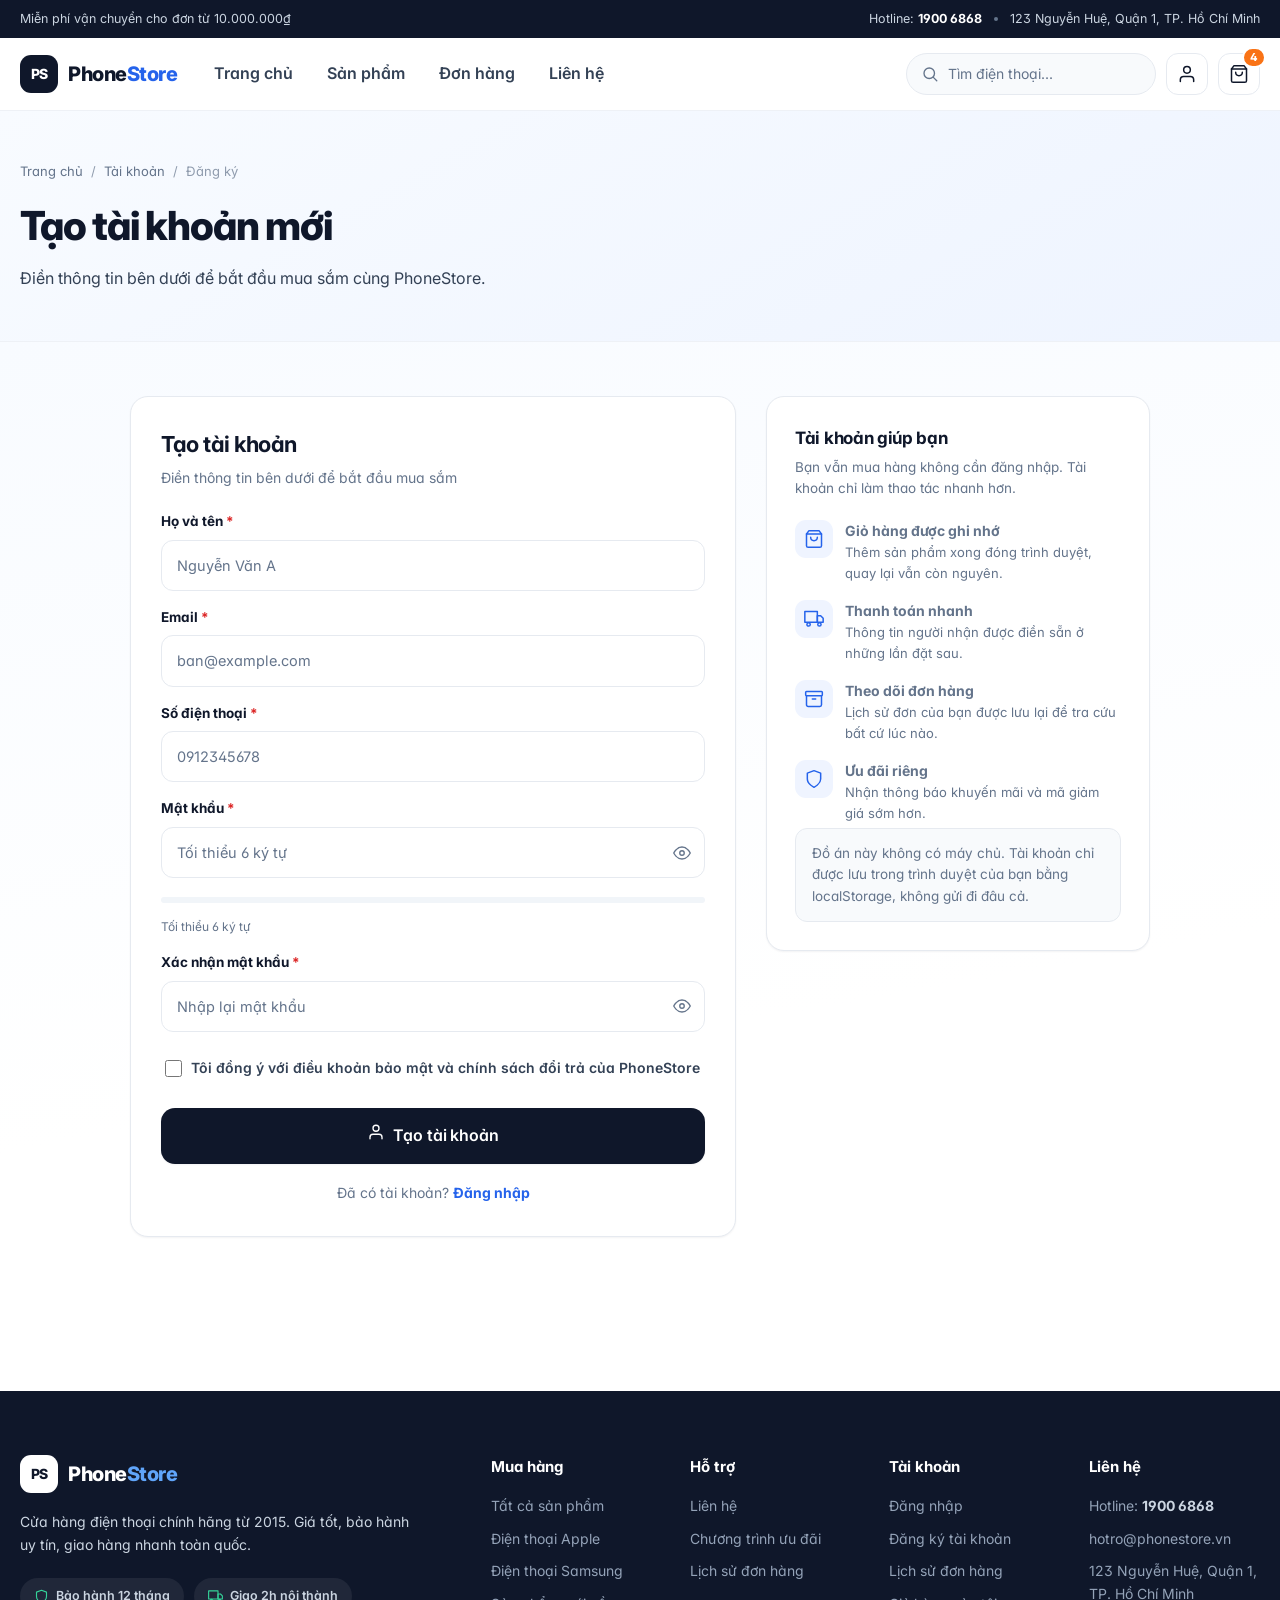
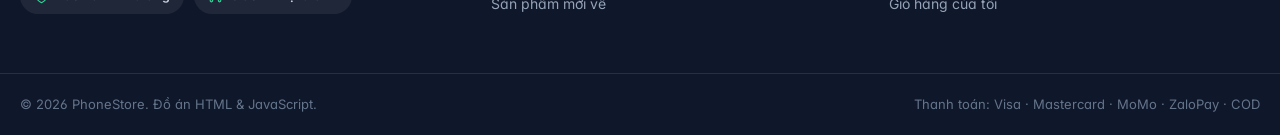
<file: register.html>
<!DOCTYPE html>
<html lang="vi">
<head>
  <meta charset="UTF-8">
  <meta name="viewport" content="width=device-width, initial-scale=1.0">
  <title>Đăng ký tài khoản - PhoneStore</title>
  <meta name="description" content="Tạo tài khoản PhoneStore để lưu giỏ hàng, theo dõi đơn hàng và nhận ưu đãi riêng.">
  <!-- Bám theo giao diện sáng/tối của hệ điều hành, không lưu lại lựa chọn -->
  <script>document.documentElement.setAttribute("data-theme",matchMedia("(prefers-color-scheme: dark)").matches?"dark":"light")</script>
  <link rel="preconnect" href="https://fonts.googleapis.com">
  <link rel="preconnect" href="https://fonts.gstatic.com" crossorigin>
  <link href="https://fonts.googleapis.com/css2?family=Inter:wght@400;500;600;700;800&display=swap" rel="stylesheet">
  <link rel="stylesheet" href="assets/css/style.css"></head>
<body data-page="register">

  <div id="appHeader"></div>

  <main>
    <section class="page-head">
      <div class="container">
        <div class="breadcrumb">
          <a href="index.html">Trang chủ</a><span>/</span><a href="login.html">Tài khoản</a><span>/</span>
          <span>Đăng ký</span>
        </div>
        <h1 id="authPageTitle">Tạo tài khoản mới</h1>
        <p id="authPageSub">Điền thông tin bên dưới để bắt đầu mua sắm cùng PhoneStore.</p>
      </div>
    </section>

    <section class="auth-main">
      <div class="container">
        <div class="auth-wrap">

          <div class="panel">
            <div id="authRoot" role="region" aria-labelledby="authPageTitle"></div>
          </div>

          <aside class="panel auth-side">
            <h3>Tài khoản giúp bạn</h3>
            <p>Bạn vẫn mua hàng không cần đăng nhập. Tài khoản chỉ làm thao tác nhanh hơn.</p>

            <ul class="auth-perks">
              <li class="auth-perk">
                <span class="ico" data-icon="cart"></span>
                <span>
                  <strong>Giỏ hàng được ghi nhớ</strong>
                  <span>Thêm sản phẩm xong đóng trình duyệt, quay lại vẫn còn nguyên.</span>
                </span>
              </li>
              <li class="auth-perk">
                <span class="ico" data-icon="truck"></span>
                <span>
                  <strong>Thanh toán nhanh</strong>
                  <span>Thông tin người nhận được điền sẵn ở những lần đặt sau.</span>
                </span>
              </li>
              <li class="auth-perk">
                <span class="ico" data-icon="box"></span>
                <span>
                  <strong>Theo dõi đơn hàng</strong>
                  <span>Lịch sử đơn của bạn được lưu lại để tra cứu bất cứ lúc nào.</span>
                </span>
              </li>
              <li class="auth-perk">
                <span class="ico" data-icon="shield"></span>
                <span>
                  <strong>Ưu đãi riêng</strong>
                  <span>Nhận thông báo khuyến mãi và mã giảm giá sớm hơn.</span>
                </span>
              </li>
            </ul>

            <p class="auth-note">
              Đồ án này không có máy chủ. Tài khoản chỉ được lưu trong trình duyệt
              của bạn bằng localStorage, không gửi đi đâu cả.
            </p>
          </aside>

        </div>
      </div>
    </section>
  </main>

  <div id="appFooter"></div>
  <div class="toast-wrap" id="toastWrap" aria-live="polite" aria-atomic="false"></div>

  <script src="assets/js/data.js"></script>
  <script src="assets/js/auth.js"></script>
  <script src="assets/js/app.js"></script>
  <script src="assets/js/page-register.js"></script>
</body>
</html>
</file>
<file: assets/css/style.css>
/* =========================================================
   PhoneStore - Design System (sáng · tối giản · chuyên nghiệp)
   Nguyên tắc:
   - Nền trắng + bề mặt mờ (surface) thay vì gradient nặng
   - Một gradient duy nhất (brand) chỉ dùng cho hero / CTA nổi bật
   - Shadow rất mềm, bo góc lớn, chuyển động tiết chế (tối đa ~300ms)
   - Focus ring rõ ràng cho accessibility
   ========================================================= */

/* ---------- Tokens ---------- */
:root {
  color-scheme: light;
  --bg: #ffffff; --bg-soft: #f8fafc; --bg-alt: #f1f5f9; --surface: #ffffff;
  --text: #0f172a; --text-2: #334155; --muted: #64748b;
  --line: #e6eaf0; --line-soft: #eef1f6;
  /* Viền khi hover - đậm hơn --line một chút */
  --line-strong: #d7dde7;
  --brand: #2563eb; --brand-600: #1d4ed8; --brand-700: #1e40af;
  --brand-tint: #eff4ff; --brand-ring: rgba(37, 99, 235, .16);
  --accent: #f97316; --danger: #dc2626; --danger-tint: #fef2f2; --success: #059669; --success-tint: #ecfdf5;
  --radius: 18px; --radius-sm: 12px; --radius-lg: 26px;
  --shadow-sm: 0 1px 2px rgba(15, 23, 42, .05);
  --shadow: 0 4px 16px -4px rgba(15, 23, 42, .10), 0 2px 6px -2px rgba(15, 23, 42, .06);
  --shadow-md: 0 12px 28px -8px rgba(15, 23, 42, .14), 0 4px 10px -4px rgba(15, 23, 42, .08);
  --shadow-lg: 0 24px 56px -16px rgba(15, 23, 42, .22), 0 8px 20px -8px rgba(15, 23, 42, .12);
  --grad-brand: linear-gradient(135deg, #1e40af, #2563eb 55%, #3b82f6);
  --ease: cubic-bezier(.22, 1, .36, 1); --t-fast: .18s var(--ease); --t: .26s var(--ease);

  /* ---- Token ngữ nghĩa ----
     Những màu này được đảo lại khi chuyển giao diện tối,
     nên phần còn lại của stylesheet không cần biết đang ở theme nào */
  /* Màu chữ đặt trên nền --text (nút, logo, badge) */
  --on-text: #ffffff;
  /* Nền tối cố định: topbar và footer luôn tối ở cả hai theme */
  --band: #0f172a; --band-hover: #1e293b; --band-text: #cbd5e1; --band-strong: #ffffff;
  /* Nền trong mờ cho header và thẻ nổi */
  --glass: rgba(255, 255, 255, .82); --glass-solid: rgba(255, 255, 255, .92); --glass-card: rgba(255, 255, 255, .9);
  /* Ánh sáng loé nhẹ trên ảnh sản phẩm */
  --sheen: rgba(255, 255, 255, .8);
  /* Nền gradient của hero và đầu trang */
  --hero-1: #eff6ff; --hero-2: #f8fbff; --hero-3: #ffffff; --pagehead-1: #f8fbff; --pagehead-2: #eef4ff;
  /* Nền đặt ảnh sản phẩm thật - giữ nguyên trắng ở cả hai theme */
  --photo-bg: #ffffff;
  /* Viền nhấn cho ô nhập khi hover, và huy hiệu trạng thái */
  --input-hover: #cbd5e1; --brand-hover: #b9cdf5;
  --pill-off-bg: #fee2e2; --pill-hot-bg: #fff7ed; --pill-hot-text: #c2410c;
  --price-tint: #eef2ff; --price-line: #dbe4ff;
}

/* ---------- GIAO DIỆN TỐI ----------
   Chỉ ghi đè token, không đổi cấu trúc bố cục ở bất kỳ đâu */
[data-theme="dark"] {
  color-scheme: dark;
  --bg: #0b1220; --bg-soft: #111a2b; --bg-alt: #182338; --surface: #131d31;
  --text: #e8eef9; --text-2: #b6c3d9; --muted: #8b9ab4;
  --line: #26334d; --line-soft: #1c2740; --line-strong: #3a4a68;
  --brand: #60a5fa; --brand-600: #3b82f6;
  /* --brand-700 dùng cho chữ trên nền brand-tint nên phải sáng */
  --brand-700: #a8cbfb;
  --brand-tint: #17233c; --brand-ring: rgba(96, 165, 250, .22);
  --accent: #fb923c; --danger: #f87171; --danger-tint: #2b1620; --success: #34d399; --success-tint: #10241c;
  --shadow-sm: 0 1px 2px rgba(0, 0, 0, .4);
  --shadow: 0 4px 16px -4px rgba(0, 0, 0, .5), 0 2px 6px -2px rgba(0, 0, 0, .35);
  --shadow-md: 0 12px 28px -8px rgba(0, 0, 0, .55), 0 4px 10px -4px rgba(0, 0, 0, .4);
  --shadow-lg: 0 24px 56px -16px rgba(0, 0, 0, .65), 0 8px 20px -8px rgba(0, 0, 0, .45);

  /* Nút và logo giờ dùng nền sáng, nên chữ phải tối lại */
  --on-text: #0b1220;
  --band: #080e1a; --band-hover: #16203a; --band-text: #a8b6cc; --band-strong: #f1f5f9;
  --glass: rgba(11, 18, 32, .82); --glass-solid: rgba(11, 18, 32, .92); --glass-card: rgba(19, 29, 49, .9);
  --sheen: rgba(255, 255, 255, .06);
  --hero-1: #16233c; --hero-2: #101a2d; --hero-3: #0b1220; --pagehead-1: #101a2d; --pagehead-2: #16233c;
  --input-hover: #3a4a68; --brand-hover: #3d6bb5;
  --pill-off-bg: #3b1d1d; --pill-hot-bg: #33210f; --pill-hot-text: #fdba74;
  --price-tint: #16233c; --price-line: #2b3d61;
}

/* ---------- Reset ---------- */
* { margin: 0; padding: 0; box-sizing: border-box; }
html { scroll-behavior: smooth; -webkit-text-size-adjust: 100%; }

/* Khi bấm link neo (#lien-he, #ban-chay...) thì mục tiêu phải lùi xuống
   một chút, tránh bị header cố định che mất tiêu đề */
[id] { scroll-margin-top: 92px; }

body {
  font-family: "Inter", "Segoe UI", system-ui, -apple-system, "Helvetica Neue", sans-serif; color: var(--text); background: var(--bg);
  line-height: 1.6; -webkit-font-smoothing: antialiased; -moz-osx-font-smoothing: grayscale; overflow-x: hidden;
  font-feature-settings: "cv11", "ss01";
}

img { max-width: 100%; display: block; }
a { color: inherit; text-decoration: none; }
ul { list-style: none; }
button, input, select, textarea { font: inherit; color: inherit; }

svg {
  width: 20px; height: 20px; flex: none; fill: none; stroke: currentColor; stroke-width: 1.8; stroke-linecap: round; stroke-linejoin: round;
}

:focus-visible {
  outline: 2px solid var(--brand); outline-offset: 2px; border-radius: 4px;
}

::selection { background: var(--brand-ring); color: var(--brand-700); }

.container { width: min(1240px, 100% - 40px); margin-inline: auto; }
.hidden { display: none !important; }

/* =========================================================
   BUTTONS
   ========================================================= */
.btn {
  position: relative; overflow: hidden; display: inline-flex; align-items: center; justify-content: center; gap: 8px;
  padding: 12px 24px; border: 1px solid transparent; border-radius: var(--radius-sm); font-weight: 600; font-size: 15px; letter-spacing: -.1px;
  cursor: pointer; transition: transform var(--t-fast), box-shadow var(--t), background var(--t), color var(--t), border-color var(--t);
  white-space: nowrap; user-select: none;
}
.btn svg { width: 18px; height: 18px; transition: transform var(--t); }
.btn:active { transform: translateY(0) scale(.985); }
.btn:hover svg { transform: translateX(2px); }

.btn-primary { background: var(--text); color: var(--on-text); box-shadow: var(--shadow-sm); }
.btn-primary:hover { background: var(--band-hover); transform: translateY(-2px); box-shadow: var(--shadow-md); }

.btn-dark { background: var(--text); color: var(--on-text); }
.btn-dark:hover { background: var(--band-hover); transform: translateY(-2px); box-shadow: var(--shadow-md); }

.btn-outline { background: var(--surface); border-color: var(--line); color: var(--text); box-shadow: var(--shadow-sm); }
.btn-outline:hover { border-color: var(--text); color: var(--text); transform: translateY(-2px); box-shadow: var(--shadow); }

.btn-light { background: var(--surface); color: var(--text); box-shadow: var(--shadow-md); }
.btn-light:hover { transform: translateY(-2px); box-shadow: var(--shadow-lg); }

.btn-ghost-light {
  background: var(--glass-card); border-color: var(--line); color: var(--text); backdrop-filter: blur(8px); box-shadow: var(--shadow-sm);
}
.btn-ghost-light:hover { background: var(--surface); transform: translateY(-2px); box-shadow: var(--shadow-md); }

.btn-lg { padding: 14px 30px; font-size: 16px; border-radius: 14px; }
.btn-sm { padding: 8px 14px; font-size: 13px; border-radius: 9px; }
.btn-block { width: 100%; }
.btn:disabled { opacity: .5; cursor: not-allowed; transform: none !important; box-shadow: none !important; }

.icon-btn {
  position: relative; display: grid; place-items: center; width: 42px; height: 42px; border: 1px solid var(--line); border-radius: var(--radius-sm);
  background: var(--surface); color: var(--text); cursor: pointer;
  transition: background var(--t), color var(--t), border-color var(--t), transform var(--t);
}
.icon-btn:hover { color: var(--brand); background: var(--bg-soft); transform: translateY(-2px); }

/* =========================================================
   TOPBAR + HEADER
   ========================================================= */
.topbar { background: var(--band); color: var(--band-text); font-size: 12.5px; transition: background var(--t); }
.topbar-inner { display: flex; align-items: center; justify-content: space-between; gap: 16px; min-height: 38px; }
.topbar strong { color: var(--band-strong); }
.topbar-right { display: flex; align-items: center; gap: 12px; }
.dot { width: 4px; height: 4px; border-radius: 50%; background: var(--muted); flex: none; }

.header {
  position: sticky; top: 0; z-index: 70; background: var(--glass);
  backdrop-filter: blur(16px) saturate(180%); -webkit-backdrop-filter: blur(16px) saturate(180%);
  border-bottom: 1px solid var(--line-soft); transition: box-shadow var(--t), background var(--t);
}
.header.scrolled { box-shadow: var(--shadow); background: var(--glass-solid); }
.header-inner { display: flex; align-items: center; gap: 22px; height: 72px; }

.logo { display: inline-flex; align-items: center; gap: 10px; font-size: 20px; font-weight: 800; letter-spacing: -.5px; }
.logo-mark {
  display: grid; place-items: center; width: 38px; height: 38px; border-radius: 11px;
  background: var(--text); color: var(--on-text); font-size: 14px; font-weight: 800; transition: transform var(--t), box-shadow var(--t);
}
.logo:hover .logo-mark { transform: rotate(-8deg) scale(1.05); box-shadow: var(--shadow-md); }
.logo-text b { color: var(--brand); font-weight: 800; }

.nav { display: flex; align-items: center; gap: 4px; }
.nav-link {
  position: relative; padding: 9px 15px; border-radius: var(--radius-sm);
  font-weight: 600; color: var(--text-2); transition: color var(--t-fast), background var(--t-fast);
}
.nav-link::after {
  content: ""; position: absolute; left: 15px; right: 15px; bottom: 4px; height: 2px; border-radius: 2px; background: var(--brand);
  transform: scaleX(0); transform-origin: left; transition: transform var(--t);
}
.nav-link:hover { background: var(--bg-soft); color: var(--text); }
.nav-link.active { color: var(--brand-700); }
.nav-link.active::after { transform: scaleX(1); }

.header-actions { display: flex; align-items: center; gap: 10px; margin-left: auto; }

.head-search {
  position: relative; display: flex; align-items: center; gap: 9px; padding: 0 14px; height: 42px; width: 250px; border: 1px solid var(--line);
  border-radius: 999px; background: var(--bg-soft); color: var(--muted);
  transition: border-color var(--t), background var(--t), box-shadow var(--t), width var(--t);
}
.head-search:focus-within { border-color: var(--brand); background: var(--surface); box-shadow: 0 0 0 4px var(--brand-ring); }
.head-search input { flex: 1; min-width: 0; border: 0; background: transparent; outline: 0; font-size: 14px; color: var(--text); }
.head-search input::placeholder { color: var(--muted); }
.head-search svg { width: 18px; height: 18px; }

/* Bảng gợi ý tìm kiếm */
.search-drop {
  position: absolute; top: calc(100% + 10px); left: 0; right: 0; z-index: 80;
  background: var(--surface); border: 1px solid var(--line); border-radius: var(--radius-sm);
  box-shadow: var(--shadow-lg); overflow: hidden auto; max-height: 340px;
}
.search-drop[hidden] { display: none; }
.sug { display: flex; align-items: center; gap: 10px; padding: 9px 12px; transition: background var(--t-fast); }
.sug:hover, .sug.on { background: var(--brand-tint); }
.sug-ico {
  display: grid; place-items: center; width: 32px; height: 32px; flex: none; border-radius: 8px; background: var(--bg-soft); color: var(--muted);
}
.sug-ico svg { width: 16px; height: 16px; }
.sug-info { flex: 1; min-width: 0; }
.sug-info strong {
  display: block; font-size: 13.5px; font-weight: 600; line-height: 1.4; white-space: nowrap; overflow: hidden; text-overflow: ellipsis;
}
.sug-info span { font-size: 11.5px; color: var(--muted); }
.sug-price { font-size: 12.5px; font-weight: 800; color: var(--brand); white-space: nowrap; }
.search-empty { padding: 16px; text-align: center; font-size: 13px; color: var(--muted); }

.cart-btn { position: relative; }
.badge {
  position: absolute; top: -7px; right: -7px; min-width: 21px; height: 21px; padding: 0 6px;
  display: grid; place-items: center; background: var(--accent); color: #fff;
  font-size: 11px; font-weight: 800; border-radius: 999px; border: 2px solid var(--surface);
  transform: scale(0); transition: transform .25s var(--ease);
}
.badge.pop { transform: scale(1); }
.cart-btn.bump { animation: bump .45s; }
@keyframes bump { 30% { transform: scale(1.16); } 100% { transform: none; } }
.menu-btn { display: none; }

/* Scroll progress bar */
.scroll-progress {
  position: absolute; left: 0; bottom: -1px; height: 2px; width: 0; background: var(--grad-brand); border-radius: 0 2px 2px 0;
  transition: width .1s linear; pointer-events: none;
}

/* =========================================================
   HERO
   ========================================================= */
.hero {
  position: relative; overflow: hidden;
  background: radial-gradient(120% 100% at 80% 0%, var(--hero-1) 0%, transparent 55%), linear-gradient(160deg, var(--hero-2) 0%, var(--hero-3) 60%);
  border-bottom: 1px solid var(--line-soft);
}
.hero::before {
  content: ""; position: absolute; width: 520px; height: 520px; border-radius: 50%;
  background: radial-gradient(circle, rgba(59, 130, 246, .14), transparent 65%); filter: blur(20px); top: -220px; right: -80px; pointer-events: none;
}
.hero-inner {
  position: relative; z-index: 1; display: grid; grid-template-columns: 1.05fr .95fr; align-items: center; gap: 48px; padding: 88px 0;
}
.hero h1 {
  font-size: clamp(34px, 5vw, 56px); line-height: 1.08; letter-spacing: -2px; font-weight: 800; color: var(--text); margin: 18px 0 0;
}
.hero h1 span {
  background: linear-gradient(90deg, var(--brand-600), #60a5fa); -webkit-background-clip: text; background-clip: text; color: transparent;
}
.hero-desc { margin: 20px 0 32px; color: var(--text-2); font-size: 17px; max-width: 50ch; }
.hero-btns { display: flex; gap: 12px; flex-wrap: wrap; }

.hero-eyebrow {
  display: inline-flex; align-items: center; gap: 8px; padding: 7px 16px;
  border-radius: 999px; background: var(--surface); border: 1px solid var(--line); color: var(--text-2); font-size: 13px; font-weight: 700;
  box-shadow: var(--shadow-sm); transition: transform var(--t), box-shadow var(--t);
}
.hero-eyebrow:hover { transform: translateY(-2px); box-shadow: var(--shadow); }

.hero-stats {
  display: flex; gap: 44px; margin-top: 48px; padding-top: 28px; border-top: 1px solid var(--line); max-width: 540px;
}
.hero-stats strong { display: block; font-size: 30px; line-height: 1.15; letter-spacing: -1px; color: var(--text); font-variant-numeric: tabular-nums; }
.hero-stats span { color: var(--muted); font-size: 13px; font-weight: 600; }

.hero-visual { position: relative; display: grid; place-items: center; min-height: 460px; }
.hero-glow {
  position: absolute; width: 320px; height: 320px; border-radius: 50%; background: radial-gradient(circle, rgba(37, 99, 235, .18), transparent 68%);
  animation: glowPulse 5s ease-in-out infinite;
}
@keyframes glowPulse { 50% { transform: scale(1.12); opacity: .75; } }

.float-card {
  position: absolute; z-index: 2; display: flex; align-items: center; gap: 10px;
  padding: 12px 18px; background: var(--glass-card); backdrop-filter: blur(10px);
  color: var(--text); border: 1px solid var(--line); border-radius: 14px; box-shadow: var(--shadow-md); font-size: 13px; font-weight: 700;
  animation: floaty 4.5s ease-in-out infinite;
}
.float-card small { display: block; font-size: 11px; color: var(--muted); font-weight: 600; }
.float-card svg { color: var(--brand); width: 20px; height: 20px; }
.float-a { top: 20px; right: 0; }
.float-b { bottom: 32px; left: 0; animation-delay: .8s; }
.float-c { bottom: 130px; right: 8px; animation-delay: 1.6s; }
@keyframes floaty { 50% { transform: translateY(-10px); } }

/* =========================================================
   ẢNH SẢN PHẨM - khung + <img> bên trong
   ========================================================= */
.phone-art {
  display: block; position: relative; overflow: hidden;
  width: 148px; height: 290px; background: var(--photo-bg);
}
.phone-art-sm { width: 46px; height: 90px; }
.phone-photo { display: block; width: 100%; height: 100%; object-fit: contain; }

.card-img .phone-art { width: 86%; height: 86%; border-radius: 16px; }
.hero-visual .phone-art { width: min(80%, 300px); aspect-ratio: 1; border-radius: 18px; }
.detail-gallery .phone-art { width: min(100%, 420px); aspect-ratio: 1; border-radius: 18px; }

/* Ảnh nhỏ trong giỏ hàng / thanh toán / lịch sử đơn */
.mini-thumb .phone-art-sm { width: 36px; height: 36px; }

/* =========================================================
   SECTIONS
   ========================================================= */
.section { padding: 80px 0; }
.section-soft { background: var(--bg-soft); border-block: 1px solid var(--line-soft); }

.section-head { display: flex; align-items: flex-end; justify-content: space-between; gap: 24px; margin-bottom: 36px; flex-wrap: wrap; }
.section-head.center { flex-direction: column; align-items: center; text-align: center; }
.section-eyebrow {
  display: inline-flex; align-items: center; gap: 7px; font-size: 12px; font-weight: 800;
  letter-spacing: 1.4px; text-transform: uppercase; color: var(--brand); margin-bottom: 10px;
}
.section-head h2 { font-size: clamp(25px, 3vw, 34px); letter-spacing: -1px; line-height: 1.2; font-weight: 800; }
.section-head p { color: var(--muted); margin-top: 8px; }
.section-link { display: inline-flex; align-items: center; gap: 6px; font-weight: 700; color: var(--brand); transition: gap var(--t), color var(--t); }
.section-link:hover { gap: 11px; color: var(--brand-600); }
.section-link svg { width: 18px; height: 18px; transition: transform var(--t); }

/* =========================================================
   GRID + PRODUCT CARD
   ========================================================= */
.grid { display: grid; grid-template-columns: repeat(auto-fill, minmax(250px, 1fr)); gap: 24px; }
.grid-4 { grid-template-columns: repeat(4, 1fr); }

.card {
  display: flex; flex-direction: column; position: relative; background: var(--surface); border: 1px solid var(--line); border-radius: var(--radius);
  overflow: hidden; box-shadow: var(--shadow-sm); transition: transform var(--t), box-shadow var(--t), border-color var(--t);
}
.card:hover { transform: translateY(-6px); box-shadow: var(--shadow-lg); border-color: var(--line-strong); }

.card-img {
  position: relative; display: grid; place-items: center; padding: 28px 16px 20px;
  aspect-ratio: 4 / 3.5; overflow: hidden; background: linear-gradient(160deg, var(--bg-soft), var(--bg-alt));
}
.card-img::before {
  content: ""; position: absolute; inset: 0; background: radial-gradient(120% 90% at 50% 0%, var(--sheen), transparent 60%);
}
.card-img .phone-art { transition: transform .4s var(--ease); position: relative; z-index: 1; }
.card:hover .card-img .phone-art { transform: translateY(-10px) rotate(-5deg) scale(1.05); }

.card-tag {
  position: absolute; top: 14px; left: 14px; z-index: 3; padding: 5px 11px;
  border-radius: 999px; font-size: 11px; font-weight: 800; color: #fff; letter-spacing: .2px; box-shadow: var(--shadow-sm);
}
.tag-off { background: var(--danger); }
.tag-new { background: var(--brand); }
.tag-hot { background: var(--accent); }
.card-stock {
  position: absolute; top: 56px; right: 14px; z-index: 3; padding: 5px 10px; border-radius: 999px; background: var(--surface); color: var(--danger);
  font-size: 11px; font-weight: 800; box-shadow: var(--shadow-sm);
}
.card-view {
  position: absolute; left: 50%; bottom: 14px; z-index: 3; transform: translate(-50%, 14px);
  padding: 8px 18px; border-radius: 999px; background: var(--text); color: var(--on-text);
  font-size: 12px; font-weight: 700; opacity: 0; transition: opacity var(--t), transform var(--t); box-shadow: var(--shadow-md); white-space: nowrap;
}
.card:hover .card-view { opacity: 1; transform: translate(-50%, 0); }

.card-body { padding: 18px 20px 20px; display: flex; flex-direction: column; flex: 1; }
.card-brand { font-size: 11px; font-weight: 800; letter-spacing: 1px; text-transform: uppercase; color: var(--brand); }
.card-title { font-size: 16px; font-weight: 700; margin: 6px 0 10px; line-height: 1.4; }
.card-title a { transition: color var(--t-fast); }
.card-title a:hover { color: var(--brand); }
.card-specs { display: flex; flex-wrap: wrap; gap: 6px; margin-bottom: 12px; }
.spec { padding: 3px 9px; border-radius: 7px; background: var(--bg-alt); color: var(--text-2); font-size: 11px; font-weight: 600; }
.card-rating { display: flex; align-items: center; gap: 7px; font-size: 12.5px; color: var(--muted); margin-bottom: 14px; }
.stars { color: #f59e0b; letter-spacing: 1px; font-size: 13px; }
.card-foot { margin-top: auto; display: flex; align-items: flex-end; justify-content: space-between; gap: 10px; }
.price { display: flex; flex-direction: column; line-height: 1.3; }
.price strong { font-size: 19px; letter-spacing: -.5px; color: var(--text); font-variant-numeric: tabular-nums; }
.price del { font-size: 12px; color: var(--muted); }

.btn-add {
  position: relative; overflow: hidden; display: inline-flex; align-items: center; gap: 6px;
  padding: 10px 15px; border: 0; border-radius: 11px; background: var(--text); color: var(--on-text);
  font-size: 13px; font-weight: 700; cursor: pointer; transition: background var(--t), transform var(--t), box-shadow var(--t);
}
.btn-add svg { width: 16px; height: 16px; }
.btn-add:hover { background: var(--brand); transform: translateY(-2px); box-shadow: var(--shadow-md); }
.btn-add:active { transform: scale(.96); }
.btn-add.is-out { background: var(--bg-alt); color: var(--muted); cursor: not-allowed; }
.btn-add.is-out:hover { transform: none; box-shadow: none; }

/* =========================================================
   BRAND BAR
   ========================================================= */
.brand-bar { display: flex; flex-wrap: wrap; gap: 12px; justify-content: center; }
.brand-pill {
  display: inline-flex; align-items: center; gap: 9px; padding: 12px 22px;
  border: 1px solid var(--line); border-radius: 999px; background: var(--surface); font-weight: 700; cursor: pointer; box-shadow: var(--shadow-sm);
  transition: transform var(--t), border-color var(--t), color var(--t), box-shadow var(--t);
}
.brand-pill:hover { transform: translateY(-4px); border-color: var(--text); color: var(--brand-600); box-shadow: var(--shadow-md); }
.brand-pill .dot { width: 10px; height: 10px; background: var(--brand); }
.brand-pill span { font-size: 12px; color: var(--muted); font-weight: 600; }

/* =========================================================
   PROMO
   ========================================================= */
.promo-grid { display: grid; grid-template-columns: repeat(3, 1fr); gap: 24px; }
.promo {
  position: relative; overflow: hidden; padding: 36px 32px; border-radius: var(--radius-lg);
  color: #fff; display: flex; flex-direction: column; gap: 2px; transition: transform var(--t), box-shadow var(--t);
}
.promo::after {
  content: ""; position: absolute; right: -30px; bottom: -60px; width: 180px; height: 180px;
  border-radius: 50%; background: rgba(255, 255, 255, .14); transition: transform .5s var(--ease);
}
.promo:hover { transform: translateY(-8px); box-shadow: var(--shadow-lg); }
.promo:hover::after { transform: scale(1.3); }
.promo span { font-size: 12px; font-weight: 800; letter-spacing: 1.4px; text-transform: uppercase; opacity: .92; }
.promo strong { font-size: 34px; letter-spacing: -1.2px; }
.promo p { opacity: .94; font-size: 14px; }
.promo a { margin-top: 16px; font-weight: 800; display: inline-flex; align-items: center; gap: 7px; z-index: 1; }
.promo a svg { transition: transform var(--t); }
.promo a:hover svg { transform: translateX(4px); }
.promo-1 { background: linear-gradient(135deg, #fb923c, #ea580c); }
.promo-2 { background: linear-gradient(135deg, #34d399, #059669); }
.promo-3 { background: linear-gradient(135deg, #818cf8, #6366f1); }

/* =========================================================
   FEATURES
   ========================================================= */
.feature-row { display: grid; grid-template-columns: repeat(4, 1fr); gap: 20px; }
.feature {
  display: flex; gap: 14px; align-items: flex-start; padding: 22px;
  border: 1px solid var(--line); border-radius: var(--radius); background: var(--surface);
  transition: transform var(--t), box-shadow var(--t), border-color var(--t);
}
.feature:hover { border-color: var(--line-strong); box-shadow: var(--shadow-md); transform: translateY(-4px); }
.feature-ico {
  display: grid; place-items: center; width: 46px; height: 46px; flex: none; border-radius: 13px; background: var(--brand-tint); color: var(--brand);
  transition: transform var(--t), background var(--t), color var(--t);
}
.feature:hover .feature-ico { transform: scale(1.08) rotate(-6deg); background: var(--brand); color: var(--on-text); }
.feature strong { display: block; font-size: 15px; }
.feature span { font-size: 13px; color: var(--muted); }

/* =========================================================
   PAGE HEAD + BREADCRUMB
   ========================================================= */
.page-head { background: linear-gradient(150deg, var(--pagehead-1), var(--pagehead-2)); border-bottom: 1px solid var(--line-soft); padding: 50px 0; }
.page-head h1 { font-size: clamp(27px, 3.6vw, 40px); letter-spacing: -1.2px; font-weight: 800; color: var(--text); }
.page-head p { color: var(--text-2); margin-top: 8px; }
.breadcrumb { display: flex; align-items: center; gap: 8px; font-size: 13px; color: var(--muted); margin-bottom: 12px; flex-wrap: wrap; }
.breadcrumb a { transition: color var(--t-fast); }
.breadcrumb a:hover { color: var(--brand); }
.breadcrumb span { opacity: .7; }

/* =========================================================
   SHOP LAYOUT + SIDEBAR
   ========================================================= */
.shop-layout { display: grid; grid-template-columns: 272px 1fr; gap: 30px; align-items: start; }
.sidebar {
  position: sticky; top: 92px; padding: 24px; border: 1px solid var(--line);
  border-radius: var(--radius); background: var(--surface); box-shadow: var(--shadow-sm);
  max-height: calc(100vh - 116px); overflow-y: auto; overscroll-behavior: contain; scrollbar-width: thin;
}
.sidebar::-webkit-scrollbar { width: 8px; }
.sidebar::-webkit-scrollbar-thumb { background: var(--line); border-radius: 999px; }
.sidebar::-webkit-scrollbar-thumb:hover { background: var(--muted); }
.sidebar::-webkit-scrollbar-track { background: transparent; }
.side-block + .side-block { margin-top: 26px; padding-top: 26px; border-top: 1px solid var(--line-soft); }
.side-title { font-size: 13px; font-weight: 800; letter-spacing: .6px; margin-bottom: 14px; text-transform: uppercase; color: var(--text); }
.side-list { display: flex; flex-direction: column; gap: 3px; }
.side-scroll { max-height: 248px; overflow-y: auto; padding-right: 6px; scrollbar-width: thin; }
.side-scroll::-webkit-scrollbar { width: 7px; }
.side-scroll::-webkit-scrollbar-thumb { background: var(--line); border-radius: 999px; }
.side-scroll::-webkit-scrollbar-thumb:hover { background: var(--muted); }
.side-scroll::-webkit-scrollbar-track { background: transparent; }
.side-list button {
  display: flex; align-items: center; justify-content: space-between; gap: 10px; padding: 9px 12px;
  border: 0; border-radius: var(--radius-sm); background: transparent; font-size: 14px;
  font-weight: 600; color: var(--text-2); cursor: pointer; text-align: left;
  transition: background var(--t-fast), color var(--t-fast), transform var(--t-fast);
}
.side-list button:hover { background: var(--bg-soft); color: var(--text); transform: translateX(3px); }
.side-list button.active { background: var(--brand-tint); color: var(--brand-700); }
/* Mục không còn sản phẩm nào thì không bấm được */
.side-list button:disabled { opacity: .42; cursor: not-allowed; }
.side-list button:disabled:hover { background: transparent; color: var(--text-2); transform: none; }
.side-list button span.count { font-size: 12px; color: var(--muted); font-weight: 700; }

.check-row {
  display: flex; align-items: center; gap: 9px; padding: 7px 4px; font-size: 14px;
  font-weight: 600; cursor: pointer; color: var(--text-2); transition: color var(--t-fast);
}
.check-row:hover { color: var(--text); }
.check-row input { width: 17px; height: 17px; accent-color: var(--brand); cursor: pointer; flex: none; }

/* Nút "Bộ lọc" và phần đầu/chân khung bộ lọc:
   chỉ xuất hiện ở màn hình nhỏ, trên desktop bộ lọc luôn hiện sẵn */
.filter-toggle { display: none; }
.filter-count {
  min-width: 20px; height: 20px; padding: 0 6px; display: grid; place-items: center;
  border-radius: 999px; background: var(--brand); color: #fff; font-size: 11px; font-weight: 800;
}
.filter-count[hidden] { display: none; }
.filter-toggle.active { border-color: var(--brand); background: var(--brand-tint); color: var(--brand-700); }
.sidebar-head, .sidebar-foot { display: none; }
.shop-bar-main { display: flex; align-items: center; gap: 14px; flex-wrap: wrap; }

.shop-bar {
  display: flex; align-items: center; justify-content: space-between; gap: 16px; flex-wrap: wrap;
  padding: 14px 18px; margin-bottom: 22px; border: 1px solid var(--line);
  border-radius: var(--radius); background: var(--surface); box-shadow: var(--shadow-sm);
}
.shop-bar .count { font-size: 14px; color: var(--muted); }
.shop-bar .count strong { color: var(--text); }
.chips { display: flex; flex-wrap: wrap; gap: 8px; margin-top: 8px; }
.chips:empty { margin-top: 0; }
.chip {
  display: inline-flex; align-items: center; gap: 7px; padding: 6px 8px 6px 13px;
  border-radius: 999px; background: var(--brand-tint); color: var(--brand-700); font-size: 13px; font-weight: 700; animation: chipIn .25s var(--ease);
}
@keyframes chipIn { from { opacity: 0; transform: scale(.9); } }
.chip button { border: 0; background: none; cursor: pointer; color: inherit; display: grid; place-items: center; opacity: .65; transition: opacity var(--t-fast); }
.chip button:hover { opacity: 1; }
.chip svg { width: 14px; height: 14px; }

.select {
  padding: 10px 14px; border: 1px solid var(--line); border-radius: var(--radius-sm);
  background: var(--surface); font-weight: 600; font-size: 14px; cursor: pointer; transition: border-color var(--t), box-shadow var(--t);
}
.select:hover { border-color: var(--text); }
.select:focus { outline: 0; border-color: var(--brand); box-shadow: 0 0 0 4px var(--brand-ring); }
.load-more { text-align: center; margin-top: 38px; }
.load-more[hidden] { display: none; }

.empty-state { text-align: center; padding: 80px 20px; border: 1px dashed var(--line); border-radius: var(--radius); background: var(--surface); }
.empty-state .ico { width: 76px; height: 76px; margin: 0 auto 20px; display: grid; place-items: center; border-radius: 50%; background: var(--bg-soft); color: var(--muted); }
.empty-state .ico svg { width: 34px; height: 34px; }
.empty-state h3 { font-size: 20px; margin-bottom: 6px; letter-spacing: -.4px; }
.empty-state p { color: var(--muted); margin-bottom: 22px; }

/* =========================================================
   DETAIL PAGE
   ========================================================= */
.detail-layout { display: grid; grid-template-columns: 1fr 1fr; gap: 48px; align-items: start; }
.detail-gallery {
  position: sticky; top: 92px; padding: 44px; border: 1px solid var(--line);
  border-radius: var(--radius-lg); background: linear-gradient(160deg, var(--bg-soft), var(--bg-alt));
  display: grid; place-items: center; min-height: 470px; overflow: hidden;
}
.detail-gallery .phone-art { transition: transform .5s var(--ease); }
.detail-gallery:hover .phone-art { transform: rotate(-2deg) scale(1.04); }

.detail-tags { display: flex; gap: 8px; margin-bottom: 14px; flex-wrap: wrap; }
.pill { padding: 5px 12px; border-radius: 999px; font-size: 12px; font-weight: 800; }
.pill-off { background: var(--pill-off-bg); color: var(--danger); }
.pill-new { background: var(--brand-tint); color: var(--brand-700); }
.pill-hot { background: var(--pill-hot-bg); color: var(--pill-hot-text); }

.detail h1 { font-size: clamp(25px, 3.4vw, 36px); line-height: 1.18; letter-spacing: -1.2px; font-weight: 800; }
.detail-meta { display: flex; flex-wrap: wrap; align-items: center; gap: 16px; margin: 14px 0 22px; font-size: 14px; color: var(--muted); }
.detail-meta .sold { color: var(--accent); font-weight: 700; }

.detail-price-box {
  display: flex; align-items: center; gap: 14px; flex-wrap: wrap; padding: 22px 24px;
  border-radius: var(--radius); background: linear-gradient(120deg, var(--brand-tint), var(--price-tint));
  border: 1px solid var(--price-line); margin-bottom: 22px;
}
.detail-price-box strong { font-size: 34px; color: var(--text); letter-spacing: -1.2px; font-variant-numeric: tabular-nums; }
.detail-price-box del { color: var(--muted); }
.detail-price-box .save { padding: 5px 12px; border-radius: 999px; background: var(--danger); color: #fff; font-size: 12px; font-weight: 800; }

.detail-desc { color: var(--text-2); margin-bottom: 24px; }
.detail-highlights { display: flex; flex-wrap: wrap; gap: 10px; margin-bottom: 26px; }
.detail-highlights li {
  display: flex; align-items: center; gap: 8px; padding: 9px 15px; border-radius: var(--radius-sm);
  background: var(--bg-soft); font-size: 13px; font-weight: 600; border: 1px solid var(--line-soft);
  transition: transform var(--t), box-shadow var(--t);
}
.detail-highlights li:hover { transform: translateY(-2px); box-shadow: var(--shadow-sm); }
.detail-highlights svg { width: 16px; height: 16px; color: var(--success); }

.buy-row { display: flex; gap: 12px; align-items: center; flex-wrap: wrap; margin-bottom: 26px; }
.stock-note { font-size: 13.5px; color: var(--muted); margin-bottom: 26px; }
.stock-note strong { color: var(--danger); }
.qty-box {
  display: inline-flex; align-items: center; border: 1px solid var(--line);
  border-radius: var(--radius-sm); overflow: hidden; background: var(--surface);
}
.qty-box button {
  width: 42px; height: 46px; border: 0; background: var(--bg-soft); cursor: pointer; font-size: 19px; font-weight: 700; color: var(--text-2);
  transition: background var(--t-fast), color var(--t-fast);
}
.qty-box button:hover:not(:disabled) { background: var(--brand-tint); color: var(--brand); }
.qty-box button:disabled { opacity: .4; cursor: not-allowed; }
.qty-box span { min-width: 54px; text-align: center; font-weight: 800; font-size: 15px; font-variant-numeric: tabular-nums; }

.spec-table { width: 100%; border-collapse: collapse; border: 1px solid var(--line); border-radius: var(--radius); overflow: hidden; }
.spec-table th, .spec-table td { padding: 14px 18px; text-align: left; font-size: 14px; border-bottom: 1px solid var(--line-soft); }
.spec-table tr:last-child th, .spec-table tr:last-child td { border-bottom: 0; }
.spec-table tr { transition: background var(--t-fast); }
.spec-table tbody tr:hover { background: var(--bg-soft); }
.spec-table th { width: 34%; font-weight: 700; color: var(--text-2); background: var(--bg-soft); }

/* =========================================================
   CART
   ========================================================= */
.cart-layout { display: grid; grid-template-columns: 1fr 372px; gap: 30px; align-items: start; }
.panel { border: 1px solid var(--line); border-radius: var(--radius); background: var(--surface); box-shadow: var(--shadow-sm); overflow: hidden; }
.panel-head { display: flex; align-items: center; justify-content: space-between; gap: 14px; padding: 20px 24px; border-bottom: 1px solid var(--line-soft); }
.panel-head h2 { font-size: 17px; letter-spacing: -.3px; }
.panel-body { padding: 8px 24px; }

.cart-line {
  display: grid; grid-template-columns: 112px 1fr auto; gap: 20px; padding: 22px 0;
  border-bottom: 1px solid var(--line-soft); align-items: center; animation: lineIn .3s var(--ease);
}
@keyframes lineIn { from { opacity: 0; transform: translateY(8px); } }
.cart-line:last-child { border-bottom: 0; }
.cart-line .thumb { display: grid; place-items: center; padding: 14px; border-radius: var(--radius-sm); background: var(--bg-soft); transition: background var(--t); }
.cart-line:hover .thumb { background: var(--bg-alt); }
.cart-line .name { font-size: 16px; font-weight: 700; margin-bottom: 3px; }
.cart-line .name a { transition: color var(--t-fast); }
.cart-line .name a:hover { color: var(--brand); }
.cart-line .unit { font-size: 13px; color: var(--muted); }
.cart-line .unit strong { color: var(--accent); font-weight: 800; }
.cart-line .actions { display: flex; align-items: center; gap: 16px; margin-top: 12px; flex-wrap: wrap; }

.link-danger {
  display: inline-flex; align-items: center; gap: 5px; border: 0; background: none; padding: 0;
  color: var(--muted); font-size: 13px; font-weight: 700; cursor: pointer; transition: color var(--t-fast);
}
.link-danger:hover { color: var(--danger); }
.link-danger svg { width: 15px; height: 15px; }
.cart-line .line-total { font-size: 20px; font-weight: 800; letter-spacing: -.5px; white-space: nowrap; font-variant-numeric: tabular-nums; }

.summary { position: sticky; top: 92px; }
.summary-body { padding: 20px 24px; }
.sum-row { display: flex; justify-content: space-between; gap: 12px; padding: 9px 0; font-size: 14.5px; color: var(--text-2); }
.sum-row strong { font-weight: 700; }
.sum-row.free strong, .sum-row.minus strong { color: var(--success); }
.sum-total {
  display: flex; justify-content: space-between; align-items: baseline; gap: 12px;
  margin-top: 14px; padding-top: 18px; border-top: 1px dashed var(--line);
}
.sum-total span { font-weight: 700; }
.sum-total strong { font-size: 26px; color: var(--text); letter-spacing: -1px; font-variant-numeric: tabular-nums; }

.ship-progress { padding: 0 24px 22px; }
.ship-note { font-size: 13px; color: var(--text-2); margin-bottom: 9px; }
.ship-note strong { color: var(--brand); }
.ship-note.done { color: var(--success); font-weight: 700; }
.progress { height: 8px; border-radius: 999px; background: var(--bg-alt); overflow: hidden; }
.progress i { display: block; height: 100%; border-radius: 999px; background: var(--grad-brand); transition: width .5s var(--ease); }
.panel-foot { padding: 20px 24px; border-top: 1px solid var(--line-soft); display: flex; flex-direction: column; gap: 10px; }
.trust-row { display: flex; justify-content: center; gap: 16px; flex-wrap: wrap; margin-top: 4px; font-size: 12px; color: var(--muted); font-weight: 600; }
.trust-row span { display: inline-flex; align-items: center; gap: 5px; }
.trust-row svg { width: 14px; height: 14px; color: var(--success); }

/* =========================================================
   CHECKOUT
   ========================================================= */
.checkout-layout { display: grid; grid-template-columns: 1fr 400px; gap: 30px; align-items: start; }
.form-panel { padding: 26px; }
.form-block + .form-block { margin-top: 30px; padding-top: 28px; border-top: 1px solid var(--line-soft); }
.form-block > h3 { font-size: 16px; margin-bottom: 4px; letter-spacing: -.2px; }
.form-block > p { font-size: 13.5px; color: var(--muted); margin-bottom: 18px; }
.form-grid { display: grid; grid-template-columns: 1fr 1fr; gap: 18px; }
.field { display: flex; flex-direction: column; gap: 7px; }
.field.full { grid-column: 1 / -1; }
.field label { font-size: 13.5px; font-weight: 700; }
.field label .req { color: var(--danger); }
.field input, .field select, .field textarea {
  padding: 13px 15px; border: 1px solid var(--line); border-radius: var(--radius-sm); background: var(--surface); width: 100%; font-size: 14.5px;
  transition: border-color var(--t), box-shadow var(--t), background var(--t);
}
.field input::placeholder, .field textarea::placeholder { color: var(--muted); }
.field textarea { resize: vertical; min-height: 100px; }
.field input:hover, .field select:hover, .field textarea:hover { border-color: var(--input-hover); }
.field input:focus, .field select:focus, .field textarea:focus {
  outline: 0; border-color: var(--brand); box-shadow: 0 0 0 4px var(--brand-ring);
}
.field .err { display: none; font-size: 12px; color: var(--danger); font-weight: 600; }
.field.invalid input, .field.invalid select, .field.invalid textarea { border-color: var(--danger); background: var(--danger-tint); }
.field.invalid .err { display: block; }

.pay-list { display: grid; gap: 12px; }
.pay-option {
  display: flex; align-items: center; gap: 13px; padding: 16px 18px; border: 1.5px solid var(--line); border-radius: var(--radius); cursor: pointer;
  transition: border-color var(--t), background var(--t), box-shadow var(--t), transform var(--t);
}
.pay-option:hover { border-color: var(--brand-hover); background: var(--bg-soft); transform: translateY(-2px); }
.pay-option input { display: none; }
.pay-option .dot {
  width: 20px; height: 20px; flex: none; border-radius: 50%; position: relative; border: 2px solid var(--line); transition: border-color var(--t);
}
.pay-option input:checked ~ .dot { border-color: var(--brand); }
.pay-option input:checked ~ .dot::after { content: ""; position: absolute; inset: 3px; border-radius: 50%; background: var(--brand); }
.pay-option:has(input:checked) { border-color: var(--brand); background: var(--brand-tint); box-shadow: 0 0 0 4px var(--brand-ring); }
.pay-option .txt strong { display: block; font-size: 14.5px; }
.pay-option .txt span { font-size: 12.5px; color: var(--muted); }
.pay-logo { margin-left: auto; padding: 5px 11px; border-radius: 8px; background: var(--bg-alt); font-size: 11px; font-weight: 800; color: var(--text-2); }

.mini-line { display: flex; align-items: center; gap: 12px; padding: 11px 0; border-bottom: 1px solid var(--line-soft); }
.mini-line:last-child { border-bottom: 0; }
.mini-thumb { position: relative; display: grid; place-items: center; width: 48px; padding: 6px 0; border-radius: 10px; background: var(--bg-soft); flex: none; }
.mini-qty {
  position: absolute; top: -6px; right: -6px; min-width: 19px; height: 19px; display: grid;
  place-items: center; border-radius: 999px; background: var(--brand); color: var(--on-text);
  font-size: 11px; font-weight: 800; border: 2px solid var(--surface);
}
.mini-info { flex: 1; min-width: 0; }
.mini-info strong { display: block; font-size: 13.5px; font-weight: 700; line-height: 1.35; }
.mini-info span { font-size: 12px; color: var(--muted); }
.mini-line > b { font-size: 14px; white-space: nowrap; font-variant-numeric: tabular-nums; }

.order-done { text-align: center; padding: 70px 24px; }
.order-done .ico {
  width: 92px; height: 92px; margin: 0 auto 24px; display: grid; place-items: center;
  border-radius: 50%; background: var(--success-tint); color: var(--success);
  animation: pop .5s cubic-bezier(.34, 1.56, .64, 1);
}.order-done .ico svg { width: 46px; height: 46px; stroke-width: 2.6; }
@keyframes pop { from { transform: scale(0); } to { transform: scale(1); } }
.order-done h1 { font-size: 28px; margin-bottom: 8px; letter-spacing: -.6px; }
.order-done > p { color: var(--muted); margin-bottom: 6px; }
.order-code { display: inline-block; margin: 18px 0 28px; padding: 12px 24px; border-radius: var(--radius-sm); background: var(--bg-soft); border: 1px solid var(--line); font-size: 18px; font-weight: 800; letter-spacing: 1px; }
.done-list { max-width: 460px; margin: 0 auto 30px; text-align: left; }
.done-row { display: flex; justify-content: space-between; gap: 12px; padding: 12px 0; border-bottom: 1px solid var(--line-soft); font-size: 14px; }
.done-row:last-child { border-bottom: 0; }
.done-row span { color: var(--muted); }
.done-row b { font-weight: 700; }
.done-actions { display: flex; gap: 12px; justify-content: center; flex-wrap: wrap; }

/* =========================================================
   ACCOUNT - nút tài khoản trên header
   ========================================================= */
.acc-slot { display: inline-flex; }

/* --- Trạng thái đã đăng nhập: nút bấm + menu thả xuống --- */
.acc { position: relative; }

.acc-btn {
  display: inline-flex; align-items: center; gap: 9px;
  height: 42px; padding: 0 13px 0 6px;
  border: 1px solid var(--line); border-radius: 999px;
  background: var(--surface); color: var(--text);
  font-family: inherit; font-size: 14px; font-weight: 700;
  cursor: pointer; transition: border-color var(--t-fast), box-shadow var(--t-fast);
}
.acc-btn:hover { border-color: var(--brand); box-shadow: 0 0 0 4px var(--brand-ring); }
.acc-btn > svg { width: 15px; height: 15px; color: var(--muted); transition: transform var(--t-fast); }
.acc-btn[aria-expanded="true"] > svg { transform: rotate(180deg); }

.acc-avatar {
  display: grid; place-items: center;
  width: 30px; height: 30px; flex: none;
  border-radius: 50%; background: var(--grad-brand); color: var(--on-text);
  font-size: 11.5px; font-weight: 800; letter-spacing: .3px;
}

.acc-name { max-width: 130px; overflow: hidden; text-overflow: ellipsis; white-space: nowrap; }

.acc-drop {
  position: absolute; top: calc(100% + 10px); right: 0; z-index: 60;
  min-width: 246px; padding: 7px;
  border: 1px solid var(--line); border-radius: var(--radius-sm);
  background: var(--surface); box-shadow: var(--shadow-lg);
  animation: lineIn .18s var(--ease);
}
.acc-drop[hidden] { display: none; }

.acc-head {
  padding: 11px 12px 12px; margin-bottom: 5px;
  border-bottom: 1px solid var(--line-soft);
}
.acc-head strong { display: block; font-size: 14px; }
.acc-head span { display: block; font-size: 12.5px; color: var(--muted); margin-top: 2px; word-break: break-all; }

.acc-drop a,
.acc-drop button {
  display: flex; align-items: center; gap: 10px; width: 100%;
  padding: 10px 12px; border: 0; border-radius: 9px;
  background: none; cursor: pointer;
  font-family: inherit; font-size: 14px; font-weight: 600; color: var(--text-2); text-align: left;
  transition: background var(--t-fast), color var(--t-fast);
}
.acc-drop a:hover,
.acc-drop button:hover { background: var(--bg-soft); color: var(--text); }
.acc-drop svg { width: 17px; height: 17px; flex: none; color: var(--muted); }
.acc-drop .danger { color: var(--danger); margin-top: 4px; border-top: 1px solid var(--line-soft); border-radius: 0 0 9px 9px; padding-top: 13px; }
.acc-drop .danger svg { color: var(--danger); }
.acc-drop .danger:hover { background: var(--danger-tint); color: var(--danger); }

/* Tên người dùng bị cắt bớt trên màn hình hẹp cho khỏi làm vỡ header */
@media (max-width: 560px) { .acc-name { display: none; } .acc-btn { padding-right: 8px; } }

/* =========================================================
   ACCOUNT - trang đăng nhập / đăng ký
   ========================================================= */
.auth-main { padding: 54px 0 74px; background: linear-gradient(170deg, var(--pagehead-1), var(--hero-3) 68%); }
.auth-wrap { display: grid; grid-template-columns: 1fr 384px; gap: 30px; align-items: start; max-width: 1020px; margin-inline: auto; }

.auth-tabs { display: grid; grid-template-columns: 1fr 1fr; border-bottom: 1px solid var(--line-soft); }
.auth-tab {
  position: relative; padding: 17px 12px; border: 0; background: transparent; cursor: pointer; font-size: 15px; font-weight: 700; color: var(--muted);
  transition: color var(--t-fast), background var(--t-fast);
}
.auth-tab:hover { background: var(--bg-soft); color: var(--text); }
.auth-tab.active { color: var(--text); }
.auth-tab.active::after {
  content: ""; position: absolute; left: 22%; right: 22%; bottom: 0; height: 2.5px;
  border-radius: 3px 3px 0 0; background: var(--grad-brand); animation: lineIn .25s var(--ease);
}

.auth-form { padding: 30px 30px 32px; }
.auth-title { font-size: 22px; letter-spacing: -.5px; }
.auth-sub { color: var(--muted); font-size: 14px; margin: 4px 0 22px; }
.auth-form .field + .field { margin-top: 16px; }
.auth-form .check-row { margin-top: 18px; }
.auth-form .btn-block { margin-top: 22px; }
.auth-switch { margin-top: 18px; text-align: center; font-size: 14px; color: var(--muted); }
.auth-switch a { color: var(--brand); font-weight: 700; }
.auth-switch a:hover { text-decoration: underline; }

/* Ô mật khẩu kèm nút bật/tắt xem */
.pass-wrap { position: relative; }
.pass-wrap input { padding-right: 46px; }
.pass-eye {
  position: absolute; right: 6px; top: 50%; transform: translateY(-50%); width: 34px; height: 34px; display: grid; place-items: center;
  border: 0; border-radius: 9px; background: none; color: var(--muted); cursor: pointer; transition: color var(--t-fast), background var(--t-fast);
}
.pass-eye:hover { color: var(--brand); background: var(--brand-tint); }
.pass-eye svg { width: 18px; height: 18px; }

/* Thanh đo độ mạnh mật khẩu */
.pass-meter { height: 6px; margin-top: 12px; border-radius: 999px; background: var(--bg-alt); overflow: hidden; }
.pass-meter i { display: block; width: 0; height: 100%; border-radius: 999px; background: var(--danger); transition: width var(--t), background var(--t); }
.pass-meter.mid i { background: var(--accent); }
.pass-meter.strong i { background: var(--success); }
.pass-tip { display: block; font-size: 12px; color: var(--muted); margin-top: 7px; }

.auth-side { padding: 28px; }
.auth-side h3 { font-size: 17px; letter-spacing: -.3px; }
.auth-side > p { font-size: 13.5px; color: var(--muted); margin-top: 4px; }
.auth-perks { display: grid; gap: 16px; margin-top: 20px; }
.auth-perk { display: flex; gap: 12px; align-items: flex-start; }
.auth-perk .ico { display: grid; place-items: center; width: 38px; height: 38px; flex: none; border-radius: 11px; background: var(--brand-tint); color: var(--brand); }
.auth-perk strong { display: block; font-size: 14px; }
.auth-perk span { font-size: 13px; color: var(--muted); }
.auth-note { margin-top: 22px; padding: 14px 16px; border-radius: var(--radius-sm); background: var(--bg-soft); border: 1px solid var(--line); font-size: 12.5px; color: var(--muted); }

/* Khối gợi ý tài khoản thử nghiệm, chỉ có ở trang đăng nhập */
.auth-demo {
  display: grid; gap: 3px; margin-top: 14px; padding: 13px 16px;
  border: 1px dashed var(--line-strong); border-radius: var(--radius-sm);
  background: var(--brand-tint); font-size: 13px; color: var(--text-2);
}
.auth-demo strong { font-size: 12px; text-transform: uppercase; letter-spacing: .6px; color: var(--brand); }
.auth-demo code {
  padding: 1px 6px; border-radius: 5px;
  background: var(--surface); color: var(--text);
  font-family: ui-monospace, Consolas, monospace; font-size: 12.5px; font-weight: 700;
}

/* =========================================================
   CONTACT
   ========================================================= */
.contact-grid { display: grid; grid-template-columns: 1fr 380px; gap: 30px; align-items: start; }
.contact-form { padding: 28px; }
.info-card { padding: 28px; }
.info-card h3 { font-size: 17px; margin-bottom: 16px; letter-spacing: -.3px; }
.info-item { display: flex; gap: 13px; padding: 14px 0; border-bottom: 1px solid var(--line-soft); }
.info-item:last-of-type { border-bottom: 0; }
.info-ico { display: grid; place-items: center; width: 40px; height: 40px; flex: none; border-radius: 11px; background: var(--brand-tint); color: var(--brand); }
.info-item strong { display: block; font-size: 14px; }
.info-item span { font-size: 13px; color: var(--muted); }

/* =========================================================
   NEWSLETTER
   ========================================================= */
.newsletter {
  position: relative; overflow: hidden; border-radius: var(--radius-lg); padding: 54px;
  background: var(--grad-brand); color: #fff; text-align: center; box-shadow: var(--shadow-lg);
}
.newsletter::before, .newsletter::after { content: ""; position: absolute; border-radius: 50%; pointer-events: none; }
.newsletter::before { width: 320px; height: 320px; background: rgba(255, 255, 255, .1); top: -140px; right: -70px; }
.newsletter::after { width: 240px; height: 240px; background: rgba(255, 255, 255, .07); bottom: -120px; left: -50px; }
.newsletter h2 { position: relative; font-size: clamp(23px, 3vw, 31px); letter-spacing: -1px; font-weight: 800; }
.newsletter p { position: relative; color: #dbeafe; margin: 10px 0 26px; }
.news-form { position: relative; display: flex; gap: 10px; max-width: 520px; margin: 0 auto; }
.news-form input { flex: 1; padding: 15px 20px; border: 0; border-radius: var(--radius-sm); outline: 0; font-size: 15px; }
.news-form button { border: 0; border-radius: var(--radius-sm); }

/* =========================================================
   FOOTER
   ========================================================= */
.footer { background: var(--band); color: var(--band-text); margin-top: 80px; }
.footer-top { display: grid; grid-template-columns: 1.1fr 2fr; gap: 48px; padding: 64px 0 48px; }
.footer-brand p { margin: 18px 0 22px; font-size: 14px; max-width: 44ch; }
.footer-badges { display: flex; flex-wrap: wrap; gap: 10px; }
.footer-badges span { display: inline-flex; align-items: center; gap: 7px; padding: 8px 14px; border-radius: 999px; background: rgba(255, 255, 255, .07); font-size: 12.5px; font-weight: 600; }
.footer-badges svg { width: 15px; height: 15px; color: #34d399; }
.footer .logo-text { color: var(--band-strong); }
.footer .logo-text b { color: #60a5fa; }
.footer .logo-mark { background: var(--band-strong); color: var(--band); }
.footer-cols { display: grid; grid-template-columns: repeat(4, 1fr); gap: 28px; }
.footer-cols h4 { color: var(--band-strong); font-size: 15px; margin-bottom: 16px; }
.footer-cols a, .footer-cols span {
  display: block; font-size: 14px; color: #94a3b8; margin-bottom: 10px; transition: color var(--t-fast), transform var(--t-fast);
}
.footer-cols a:hover { color: var(--band-strong); transform: translateX(4px); }
.footer-cols strong { color: var(--band-text); }.footer-bottom { border-top: 1px solid rgba(255, 255, 255, .1); padding: 20px 0; font-size: 13px; color: #64748b; }
.footer-bottom .container { display: flex; justify-content: space-between; gap: 16px; flex-wrap: wrap; }

/* =========================================================
   TOOLBAR + LỊCH SỬ ĐƠN HÀNG
   ========================================================= */
.list-toolbar {
  display: flex; align-items: center; justify-content: space-between; gap: 16px; flex-wrap: wrap;
  padding: 14px 18px; margin-bottom: 22px; border: 1px solid var(--line);
  border-radius: var(--radius); background: var(--surface); box-shadow: var(--shadow-sm);
}
.list-toolbar .count { font-size: 14px; color: var(--muted); }
.list-toolbar .count strong { color: var(--text); }

.orders-list { display: grid; gap: 18px; }
.order-card {
  border: 1px solid var(--line); border-radius: var(--radius); background: var(--surface); box-shadow: var(--shadow-sm); overflow: hidden;
}
.order-head {
  display: flex; align-items: center; justify-content: space-between; gap: 14px; flex-wrap: wrap;
  padding: 15px 22px; border-bottom: 1px solid var(--line-soft); background: var(--bg-soft);
}
.order-head strong { font-size: 15px; letter-spacing: .3px; }
.order-head span { font-size: 13px; color: var(--muted); }
.status-pill {
  padding: 5px 12px; border-radius: 999px; background: var(--success-tint); color: var(--success); font-size: 12px; font-weight: 800;
}
.order-body { padding: 16px 22px; display: grid; gap: 12px; }
.order-row { display: flex; align-items: center; gap: 12px; }
.order-row > b { font-size: 14px; white-space: nowrap; font-variant-numeric: tabular-nums; }
.order-foot {
  display: flex; align-items: center; justify-content: space-between; gap: 16px;
  flex-wrap: wrap; padding: 15px 22px; border-top: 1px solid var(--line-soft);
}
.order-meta { display: flex; flex-wrap: wrap; gap: 16px; font-size: 12.5px; color: var(--muted); font-weight: 600; }
.order-meta span { display: inline-flex; align-items: center; gap: 6px; }
.order-meta svg { width: 14px; height: 14px; color: var(--brand); flex: none; }
.order-total { font-size: 20px; font-weight: 800; letter-spacing: -.5px; color: var(--danger); font-variant-numeric: tabular-nums; }

/* =========================================================
   TOAST
   ========================================================= */
.toast-wrap {
  position: fixed; bottom: 28px; left: 50%; transform: translateX(-50%);
  z-index: 200; display: flex; flex-direction: column; gap: 10px; align-items: center; pointer-events: none; width: max-content; max-width: 92vw;
}
.toast {
  display: flex; align-items: center; gap: 11px; padding: 14px 22px; max-width: 92vw;
  background: var(--text); color: var(--on-text); border-radius: 14px; font-size: 14px; font-weight: 600; box-shadow: var(--shadow-lg);
  opacity: 0; transform: translateY(18px) scale(.96); transition: opacity .3s var(--ease), transform .3s var(--ease);
}
.toast.show { opacity: 1; transform: none; }
.toast > span {
  display: grid; place-items: center; width: 21px; height: 21px; flex: none;
  border-radius: 50%; background: rgba(127, 127, 127, .3); font-size: 12px; font-weight: 800;
}
.toast-success { background: var(--success); }
.toast-error { background: var(--danger); }

/* =========================================================
   REVEAL + SKELETON
   ========================================================= */
.reveal { opacity: 0; transform: translateY(24px); transition: opacity .6s var(--ease), transform .6s var(--ease); }
.reveal.in { opacity: 1; transform: none; }

/* Scroll-to-top */
.to-top {
  position: fixed; right: 26px; bottom: 28px; z-index: 120; width: 46px; height: 46px; display: grid; place-items: center;
  border: 1px solid var(--line); border-radius: 50%; background: var(--surface); color: var(--text); cursor: pointer; box-shadow: var(--shadow-md);
  opacity: 0; visibility: hidden; transform: translateY(14px); transition: opacity var(--t), transform var(--t), visibility var(--t), color var(--t);
}
.to-top.show { opacity: 1; visibility: visible; transform: none; }
.to-top:hover { color: var(--brand); transform: translateY(-3px); box-shadow: var(--shadow-lg); }
.to-top svg { transform: rotate(-90deg); }

/* =========================================================
   RESPONSIVE
   ========================================================= */
@media (max-width: 1100px) {
  .grid-4 { grid-template-columns: repeat(3, 1fr); }
  .cart-layout, .checkout-layout { grid-template-columns: 1fr; }
  .summary, .detail-gallery { position: static; }
  .contact-grid, .auth-wrap { grid-template-columns: 1fr; }
  .feature-row { grid-template-columns: repeat(2, 1fr); }
}

@media (max-width: 960px) {
  .shop-layout { grid-template-columns: 1fr; }

  /* Mặc định ẩn khung bộ lọc, bấm nút "Bộ lọc" mới mở ra.
     Bỏ luôn position:sticky của desktop, nếu không khung bộ lọc sẽ
     dính lên đè sản phẩm khi cuộn trang */
  .filter-toggle { display: inline-flex; }
  .sidebar { display: none; }
  .sidebar.open { display: block; position: static; max-height: 72vh; overflow-y: auto; }

  /* Khi đã mở thì hiện đủ tất cả khối bên trong */
  .sidebar .side-block { display: block; }
  .side-scroll { max-height: 248px; }

  .sidebar-head {
    display: flex; align-items: center; justify-content: space-between; gap: 12px; margin-bottom: 18px;
  }
  .sidebar-head strong { font-size: 16px; letter-spacing: -.3px; }
  .sidebar-foot { display: block; margin-top: 22px; padding-top: 20px; border-top: 1px solid var(--line-soft); }

  .detail-layout { grid-template-columns: 1fr; gap: 28px; }
  .footer-top { grid-template-columns: 1fr; gap: 32px; }
  .hero-inner { grid-template-columns: 1fr; text-align: center; padding: 62px 0; }
  .hero-desc { margin-inline: auto; }
  .hero-btns, .hero-stats { justify-content: center; }
  .hero-visual { display: none; }
  .promo-grid { grid-template-columns: 1fr; }
}

@media (max-width: 780px) {
  .menu-btn { display: grid; }
  .head-search { display: none; }
  .nav {
    position: absolute; top: 100%; left: 0; right: 0; flex-direction: column; gap: 0; display: none;
    padding: 8px 20px 16px; background: var(--surface);
    border-bottom: 1px solid var(--line); box-shadow: var(--shadow-md);
  }
  .nav.open { display: flex; }
  .nav-link { padding: 13px 0; border-bottom: 1px solid var(--line-soft); border-radius: 0; }
  .nav-link::after, .topbar-right, .to-top { display: none; }
  .section { padding: 56px 0; }
  .grid { grid-template-columns: repeat(2, 1fr); gap: 14px; }
  .grid-4 { grid-template-columns: repeat(2, 1fr); }
  .feature-row, .form-grid { grid-template-columns: 1fr; }
  .footer-cols { grid-template-columns: 1fr 1fr; }
  .newsletter { padding: 38px 22px; }
  .news-form { flex-direction: column; }
  .cart-line { grid-template-columns: 84px 1fr; }
  .cart-line .line-total { grid-column: 2; }
  .card-foot { flex-direction: column; align-items: stretch; }
  .btn-add { justify-content: center; }
  .card-body { padding: 16px; }
  .price strong { font-size: 17px; }
}

@media (max-width: 480px) {
  .container { width: min(1240px, 100% - 28px); }
  .grid, .footer-cols { grid-template-columns: 1fr; }
  .hero-stats { gap: 24px; }

  /* Header đang chật vì nhiều nút trên dải rộng: thu nhỏ nút
     và khoảng cách để các nút không làm tràn ngang */
  .header-inner { gap: 12px; height: 64px; }
  .header-actions { gap: 6px; }
  .icon-btn { width: 38px; height: 38px; border-radius: 10px; }
  .logo { font-size: 18px; gap: 8px; }
  .logo-mark { width: 34px; height: 34px; }
  .auth-form { padding: 24px 20px 26px; }
  .auth-side { padding: 22px; }
}

/* =========================================================
   REDUCED MOTION
   ========================================================= */
@media (prefers-reduced-motion: reduce) {
  *, *::before, *::after {
    animation-duration: .001ms !important; animation-iteration-count: 1 !important;
    transition-duration: .001ms !important; scroll-behavior: auto !important;
  }
  .reveal { opacity: 1; transform: none; }
}
</file>
